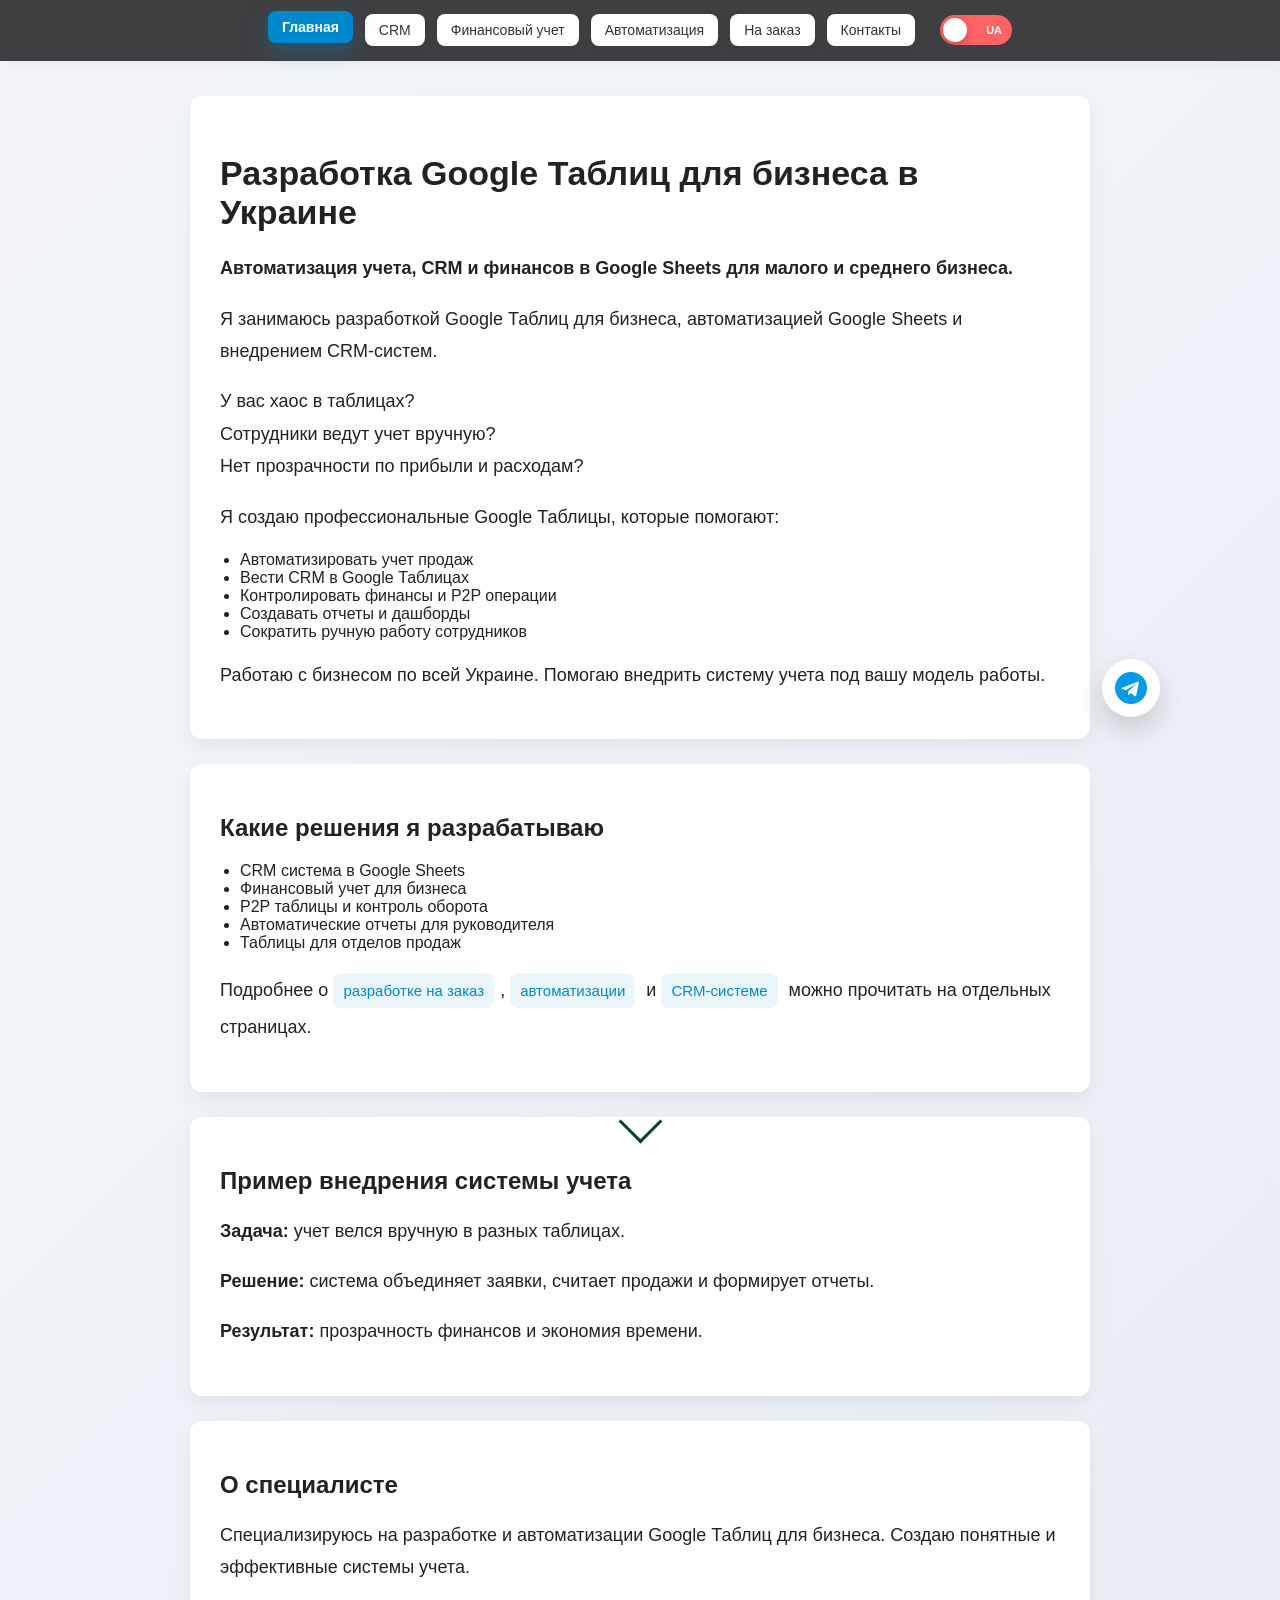
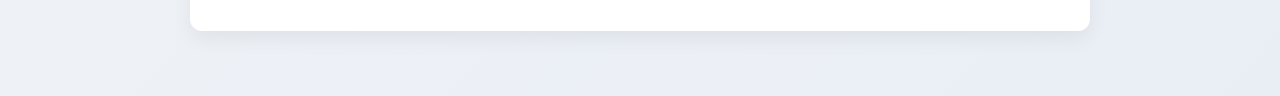
<file: index.html>
<!DOCTYPE html>
<html lang="ru">

<head>
	<meta charset="UTF-8">
	<meta name="viewport" content="width=device-width, initial-scale=1.0">
	<title>Разработка Google Таблиц для бизнеса в Украине</title>
	<meta name="description"
		content="Разработка и автоматизация Google Таблиц для бизнеса в Украине. CRM, финансовый учет, P2P таблицы. Консультация в Telegram.">
	<meta name="geo.region" content="UA">
	
	<link rel="canonical" href="https://google-sheets-business.pages.dev/">

	<link rel="alternate" hreflang="ru" href="https://google-sheets-business.pages.dev/" />
	<link rel="alternate" hreflang="uk" href="https://google-sheets-business.pages.dev/ua/" />
	<link rel="alternate" hreflang="x-default" href="https://google-sheets-business.pages.dev/" />

	<link rel="icon" type="image/png" sizes="32x32" href="/favicon.png">
	<link rel="icon" type="image/png" sizes="16x16" href="/favicon.png">
	<link rel="apple-touch-icon" href="/favicon.png">

	<script type="application/ld+json">
	{
	  "@context": "https://schema.org",
	  "@type": "ProfessionalService",
	  "name": "SheetStudioUA - Разработка Google Таблиц",
	  "url": "https://google-sheets-business.pages.dev/",
	  "areaServed": {
	    "@type": "Country",
	    "name": "Ukraine"
	  },
	  "description": "Разработка Google Таблиц на заказ, автоматизация Google Sheets, CRM и финансовый учет для бизнеса в Украине.",
	  "founder": {
	    "@type": "Person",
	    "name": "Дмитрий"
	  },
	  "sameAs": [
	    "https://t.me/SheetStudioUA"
	  ]
	}
	</script>

	<link rel="stylesheet" href="/style.css">

</head>

<body>

	<!-- ===== НАВИГАЦИЯ ===== -->
	<nav class="navbar">

		<div class="navbar-inner">

			<div class="nav-links">
				<a href="/">Главная</a>
				<a href="crm">CRM</a>
				<a href="finance">Финансовый учет</a>
				<a href="automation">Автоматизация</a>
				<a href="custom-development">На заказ</a>
				<a href="contacts">Контакты</a>
			</div>

			<div class="lang-toggle ru-active">
				<a href="/" class="toggle-option lang-ru">RU</a>
				<a href="/ua/" class="toggle-option lang-ua">UA</a>
				<div class="toggle-slider"></div>
			</div>

		</div>

	</nav>

	<div class="container">

		<!-- ===== HERO ===== -->
		<section class="section">
			<h1>Разработка Google Таблиц для бизнеса в Украине</h1>

			<p><strong>
					Автоматизация учета, CRM и финансов в Google Sheets для малого и среднего бизнеса.
				</strong></p>

			<p>
				Я занимаюсь разработкой Google Таблиц для бизнеса,
				автоматизацией Google Sheets и внедрением CRM-систем.
			</p>

			<p>
				У вас хаос в таблицах?<br>
				Сотрудники ведут учет вручную?<br>
				Нет прозрачности по прибыли и расходам?
			</p>

			<p>
				Я создаю профессиональные Google Таблицы, которые помогают:
			</p>

			<ul>
				<li>Автоматизировать учет продаж</li>
				<li>Вести CRM в Google Таблицах</li>
				<li>Контролировать финансы и P2P операции</li>
				<li>Создавать отчеты и дашборды</li>
				<li>Сократить ручную работу сотрудников</li>
			</ul>

			<p>
				Работаю с бизнесом по всей Украине.
				Помогаю внедрить систему учета под вашу модель работы.
			</p>
		</section>

		<!-- ===== УСЛУГИ ===== -->
		<section class="section">
			<h2>Какие решения я разрабатываю</h2>

			<ul>
				<li>CRM система в Google Sheets</li>
				<li>Финансовый учет для бизнеса</li>
				<li>P2P таблицы и контроль оборота</li>
				<li>Автоматические отчеты для руководителя</li>
				<li>Таблицы для отделов продаж</li>
			</ul>

			<p>
				Подробнее о <a href="custom-development" class="text-link">разработке на заказ</a>,
				<a href="automation" class="text-link">автоматизации</a>
				и <a href="crm" class="text-link">CRM-системе</a>
				можно прочитать на отдельных страницах.
			</p>
		</section>

		<!-- ===== КЕЙС ===== -->
		<section class="section">
			<h2>Пример внедрения системы учета</h2>

			<p><strong>Задача:</strong> учет велся вручную в разных таблицах.</p>

			<p><strong>Решение:</strong>
				система объединяет заявки, считает продажи и формирует отчеты.
			</p>

			<p><strong>Результат:</strong>
				прозрачность финансов и экономия времени.
			</p>
		</section>

		<!-- ===== О СПЕЦИАЛИСТЕ ===== -->
		<section class="section">
			<h2>О специалисте</h2>

			<p>
				Специализируюсь на разработке и автоматизации Google Таблиц для бизнеса.
				Создаю понятные и эффективные системы учета.
			</p>
		</section>

	</div>

	<!-- ===== FLOAT TELEGRAM ===== -->
	<a href="https://t.me/SheetStudioUA" target="_blank" class="telegram-float">
		<img src="/telegram.png" alt="Telegram">
	</a>

	<script src="/main.js"></script>

	<div id="lang-modal" class="lang-modal">
		<div class="lang-modal-content">
			<h3>Бажаєте продовжити перегляд українською мовою?</h3>
			<div class="lang-modal-buttons">
				<button id="lang-yes">Так</button>
				<button id="lang-no">Ні</button>
			</div>
		</div>
	</div>

</body>

</html>
</file>
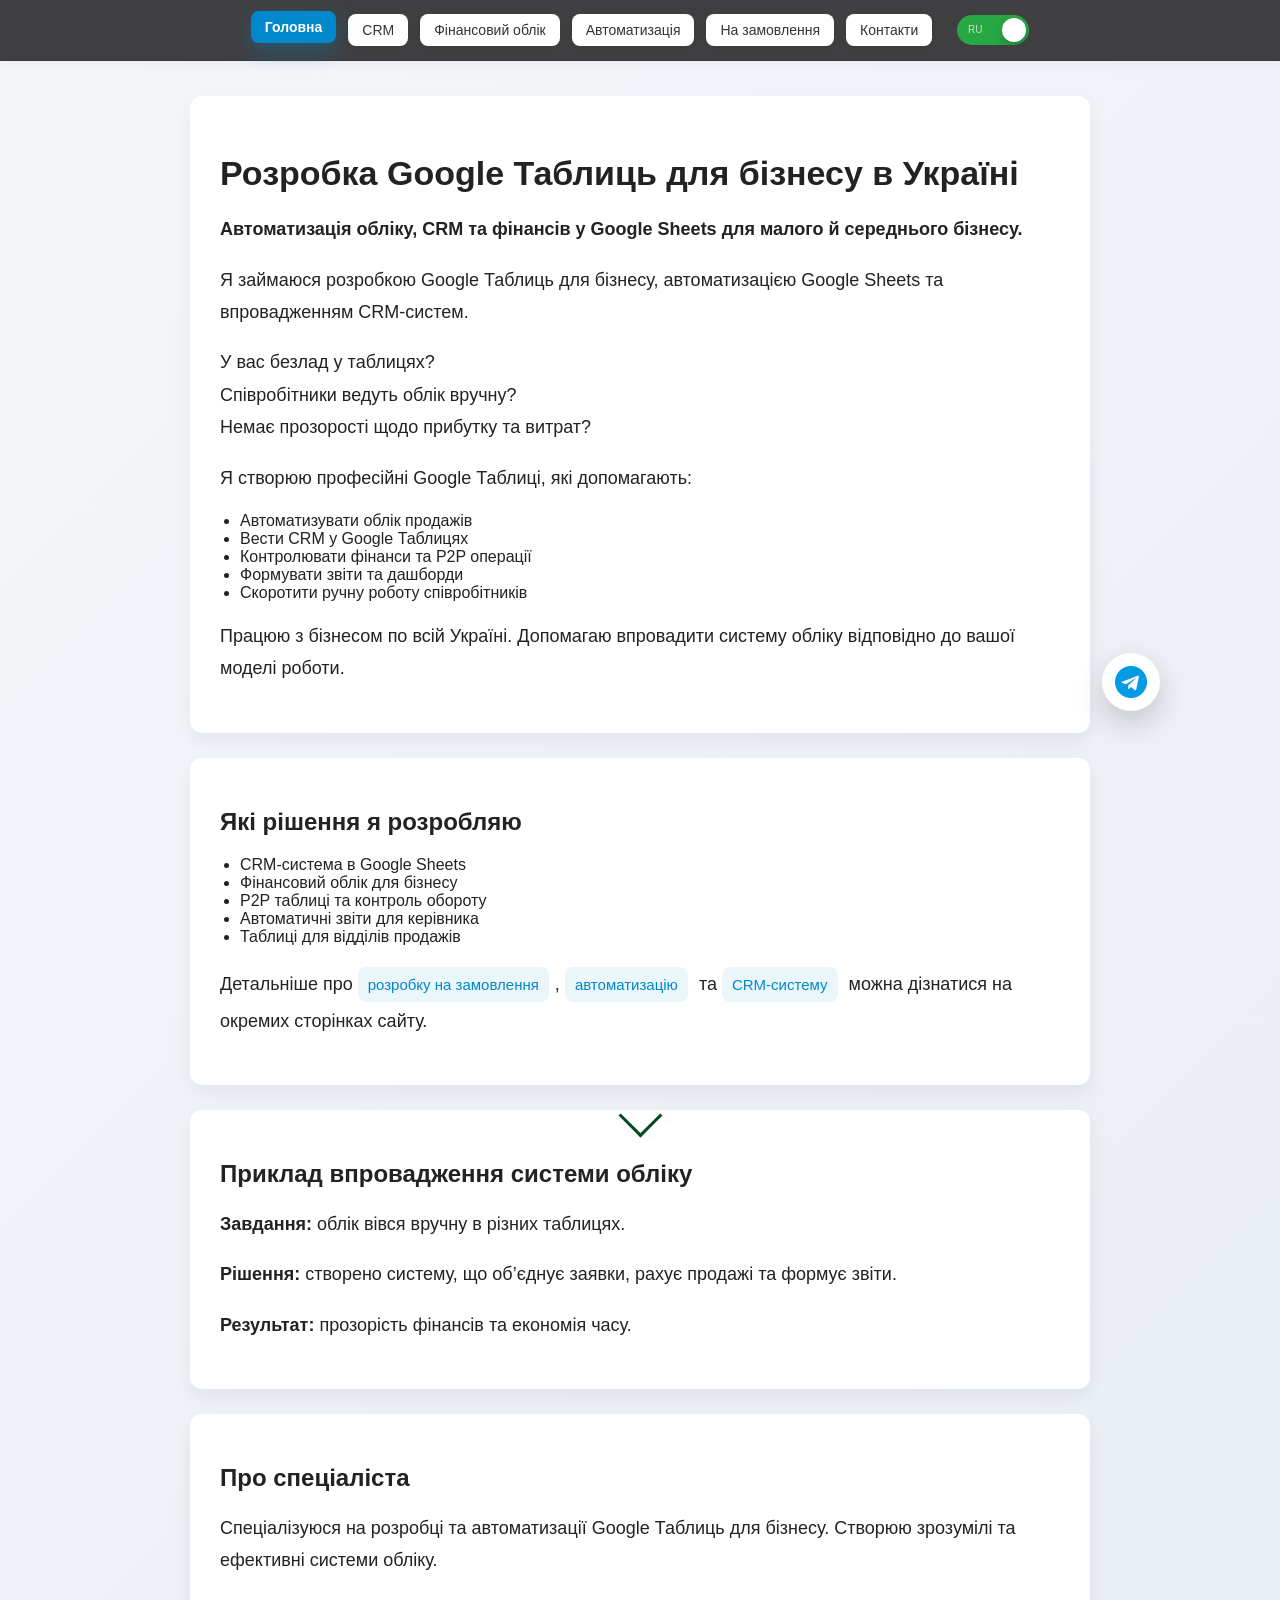
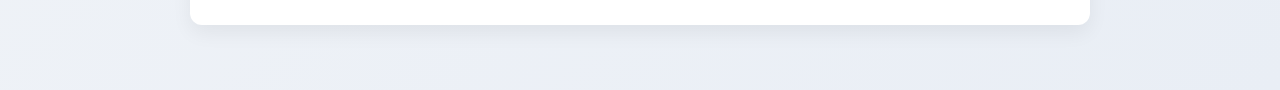
<file: ua/index.html>
<!DOCTYPE html>
<html lang="uk">

<head>
	<meta charset="UTF-8">
	<meta name="viewport" content="width=device-width, initial-scale=1.0">
	<title>Розробка Google Таблиць для бізнесу в Україні</title>
	<meta name="description"
		content="Розробка та автоматизація Google Таблиць для бізнесу в Україні. CRM, фінансовий облік, P2P таблиці. Консультація в Telegram.">
	<meta name="geo.region" content="UA">

	<link rel="canonical" href="https://google-sheets-business.pages.dev/ua/">

	<link rel="alternate" hreflang="ru" href="https://google-sheets-business.pages.dev/" />
	<link rel="alternate" hreflang="uk" href="https://google-sheets-business.pages.dev/ua/" />
	<link rel="alternate" hreflang="x-default" href="https://google-sheets-business.pages.dev/" />

	<link rel="icon" type="image/png" sizes="32x32" href="/favicon.png">
	<link rel="icon" type="image/png" sizes="16x16" href="/favicon.png">
	<link rel="apple-touch-icon" href="/favicon.png">

	<link rel="stylesheet" href="/style.css">
</head>

<body>

	<!-- ===== НАВІГАЦІЯ ===== -->
	<nav class="navbar">

		<div class="navbar-inner">

			<div class="nav-links">
				<a href="/ua/">Головна</a>
				<a href="crm">CRM</a>
				<a href="finance">Фінансовий облік</a>
				<a href="automation">Автоматизація</a>
				<a href="custom-development">На замовлення</a>
				<a href="contacts">Контакти</a>
			</div>
			<div class="lang-toggle ua-active">
				<a href="/" class="toggle-option lang-ru">RU</a>
				<a href="/ua/" class="toggle-option lang-ua">UA</a>
				<div class="toggle-slider"></div>
			</div>

		</div>

	</nav>

	<div class="container">


		<!-- ===== HERO ===== -->
		<section class="section">
			<h1>Розробка Google Таблиць для бізнесу в Україні</h1>

			<p><strong>
					Автоматизація обліку, CRM та фінансів у Google Sheets для малого й середнього бізнесу.
				</strong></p>

			<p>
				Я займаюся розробкою Google Таблиць для бізнесу,
				автоматизацією Google Sheets та впровадженням CRM-систем.
			</p>

			<p>
				У вас безлад у таблицях?<br>
				Співробітники ведуть облік вручну?<br>
				Немає прозорості щодо прибутку та витрат?
			</p>

			<p>
				Я створюю професійні Google Таблиці, які допомагають:
			</p>

			<ul>
				<li>Автоматизувати облік продажів</li>
				<li>Вести CRM у Google Таблицях</li>
				<li>Контролювати фінанси та P2P операції</li>
				<li>Формувати звіти та дашборди</li>
				<li>Скоротити ручну роботу співробітників</li>
			</ul>

			<p>
				Працюю з бізнесом по всій Україні.
				Допомагаю впровадити систему обліку відповідно до вашої моделі роботи.
			</p>
		</section>

		<!-- ===== ПОСЛУГИ ===== -->
		<section class="section">
			<h2>Які рішення я розробляю</h2>

			<ul>
				<li>CRM-система в Google Sheets</li>
				<li>Фінансовий облік для бізнесу</li>
				<li>P2P таблиці та контроль обороту</li>
				<li>Автоматичні звіти для керівника</li>
				<li>Таблиці для відділів продажів</li>
			</ul>

			<p>
				Детальніше про <a href="custom-development" class="text-link">розробку на замовлення</a>,
				<a href="automation" class="text-link">автоматизацію</a>
				та <a href="crm" class="text-link">CRM-систему</a>
				можна дізнатися на окремих сторінках сайту.
			</p>
		</section>

		<!-- ===== КЕЙС ===== -->
		<section class="section">
			<h2>Приклад впровадження системи обліку</h2>

			<p><strong>Завдання:</strong> облік вівся вручну в різних таблицях.</p>

			<p><strong>Рішення:</strong>
				створено систему, що об’єднує заявки, рахує продажі та формує звіти.
			</p>

			<p><strong>Результат:</strong>
				прозорість фінансів та економія часу.
			</p>
		</section>

		<!-- ===== ПРО СПЕЦІАЛІСТА ===== -->
		<section class="section">
			<h2>Про спеціаліста</h2>

			<p>
				Спеціалізуюся на розробці та автоматизації Google Таблиць для бізнесу.
				Створюю зрозумілі та ефективні системи обліку.
			</p>
		</section>

	</div>

	<a href="https://t.me/SheetStudioUA" target="_blank" class="telegram-float">
		<img src="/telegram.png" alt="Telegram">
	</a>

	<script src="/main.js"></script>

</body>

</html>
</file>
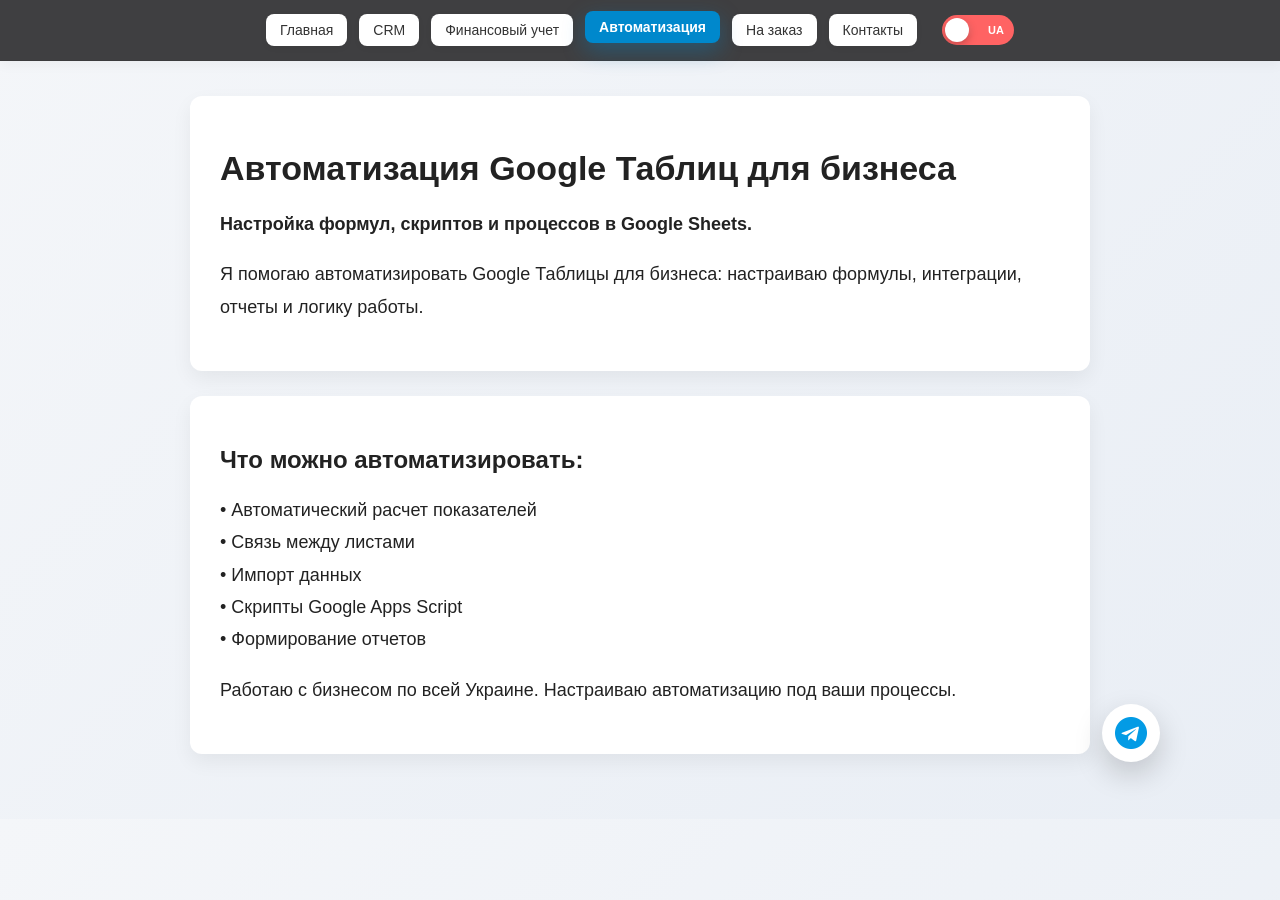
<file: automation.html>
<!DOCTYPE html>
<html lang="ru">

<head>
	<meta charset="UTF-8">
	<meta name="viewport" content="width=device-width, initial-scale=1.0">

	<title>Автоматизация Google Таблиц для бизнеса | Украина</title>

	<meta name="description"
		content="Автоматизация Google Таблиц для бизнеса в Украине. Настройка формул, скриптов, отчетов и процессов в Google Sheets.">
	<meta name="geo.region" content="UA">

	<link rel="canonical" href="https://google-sheets-business.pages.dev/automation">

	<link rel="alternate" hreflang="ru" href="https://google-sheets-business.pages.dev/automation" />
	<link rel="alternate" hreflang="uk" href="https://google-sheets-business.pages.dev/ua/automation" />
	<link rel="alternate" hreflang="x-default" href="https://google-sheets-business.pages.dev/automation" />

	<link rel="icon" type="image/png" sizes="32x32" href="/favicon.png">
	<link rel="icon" type="image/png" sizes="16x16" href="/favicon.png">
	<link rel="apple-touch-icon" href="/favicon.png">

	<link rel="stylesheet" href="/style.css">

</head>

<body>

	<!-- NAVBAR -->
	<nav class="navbar">

		<div class="navbar-inner">

			<div class="nav-links">
				<a href="/">Главная</a>
				<a href="crm">CRM</a>
				<a href="finance">Финансовый учет</a>
				<a href="automation">Автоматизация</a>
				<a href="custom-development">На заказ</a>
				<a href="contacts">Контакты</a>
			</div>

			<div class="lang-toggle ru-active">
				<a href="/automation" class="toggle-option lang-ru">RU</a>
				<a href="/ua/automation" class="toggle-option lang-ua">UA</a>
				<div class="toggle-slider"></div>
			</div>

		</div>

	</nav>


	<div class="container">

		<div class="section">

			<h1>Автоматизация Google Таблиц для бизнеса</h1>

			<p><strong>Настройка формул, скриптов и процессов в Google Sheets.</strong></p>

			<p>
				Я помогаю автоматизировать Google Таблицы для бизнеса:
				настраиваю формулы, интеграции, отчеты и логику работы.
			</p>

		</div>


		<div class="section">

			<h2>Что можно автоматизировать:</h2>

			<p>
				• Автоматический расчет показателей<br>
				• Связь между листами<br>
				• Импорт данных<br>
				• Скрипты Google Apps Script<br>
				• Формирование отчетов
			</p>

			<p>
				Работаю с бизнесом по всей Украине.
				Настраиваю автоматизацию под ваши процессы.
			</p>

		</div>

	</div>


	<a href="https://t.me/SheetStudioUA" target="_blank" class="telegram-float">
		<img src="/telegram.png" alt="Telegram">
	</a>

	<script src="/main.js"></script>


	<div id="lang-modal" class="lang-modal">
		<div class="lang-modal-content">
			<h3>Бажаєте продовжити перегляд українською мовою?</h3>
			<div class="lang-modal-buttons">
				<button id="lang-yes">Так</button>
				<button id="lang-no">Ні</button>
			</div>
		</div>
	</div>

</body>

</html>
</file>
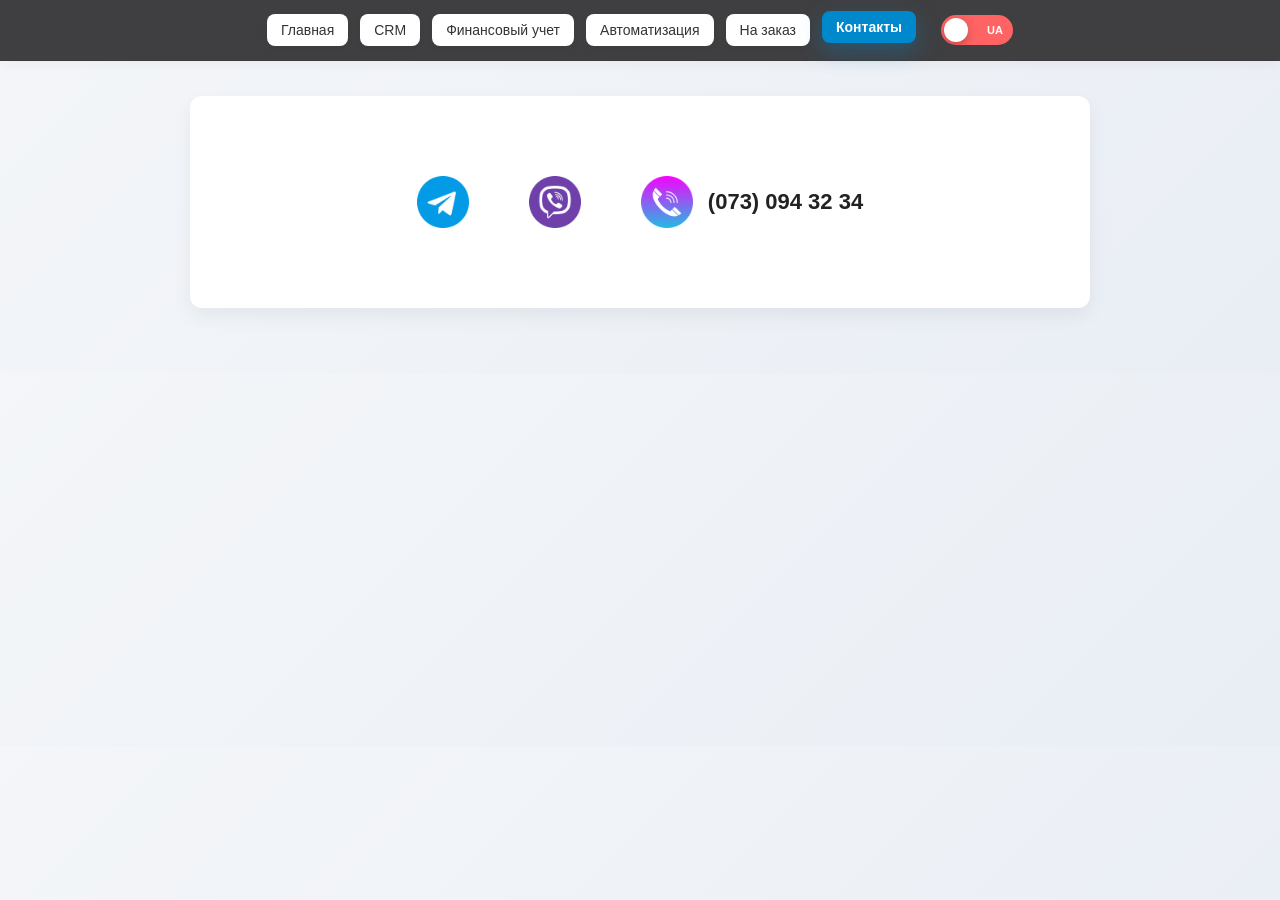
<file: contacts.html>
<!DOCTYPE html>
<html lang="ru">

<head>
	<meta charset="UTF-8">
	<meta name="viewport" content="width=device-width, initial-scale=1.0">

	<title>Контакты | SheetStudioUA</title>

	<meta name="description"
		content="Связь с разработчиком Google Таблиц для бизнеса в Украине. Телефон, Telegram, Viber.">
	<meta name="geo.region" content="UA">

	<link rel="canonical" href="https://google-sheets-business.pages.dev/contacts">

	<link rel="alternate" hreflang="ru" href="https://google-sheets-business.pages.dev/contacts" />
	<link rel="alternate" hreflang="uk" href="https://google-sheets-business.pages.dev/ua/contacts" />
	<link rel="alternate" hreflang="x-default" href="https://google-sheets-business.pages.dev/contacts" />

	<link rel="icon" type="image/png" sizes="32x32" href="/favicon.png">
	<link rel="icon" type="image/png" sizes="16x16" href="/favicon.png">
	<link rel="apple-touch-icon" href="/favicon.png">

	<link rel="stylesheet" href="/style.css">

</head>

<body>

	<nav class="navbar">

		<div class="navbar-inner">

			<div class="nav-links">
				<a href="/">Главная</a>
				<a href="crm">CRM</a>
				<a href="finance">Финансовый учет</a>
				<a href="automation">Автоматизация</a>
				<a href="custom-development">На заказ</a>
				<a href="contacts">Контакты</a>
			</div>

			<div class="lang-toggle ru-active">
				<a href="/contacts" class="toggle-option lang-ru">RU</a>
				<a href="/ua/contacts" class="toggle-option lang-ua">UA</a>
				<div class="toggle-slider"></div>
			</div>

		</div>

	</nav>


	<div class="container">

		<div class="section contacts-wrapper">

			<div class="contacts-row">

				<a href="https://t.me/SheetStudioUA" target="_blank" class="contact-link">
					<img src="/telegram.png" alt="Telegram">
				</a>

				<a href="viber://chat?number=%2B380730943234" class="contact-link">
					<img src="/viber.png" alt="Viber">
				</a>

				<a href="tel:+380730943234" class="contact-link">
					<img src="/phone.png" alt="Телефон">
					<span class="phone-number">(073) 094 32 34</span>
				</a>

			</div>

		</div>

	</div>

	<script src="/main.js"></script>


	<div id="lang-modal" class="lang-modal">
		<div class="lang-modal-content">
			<h3>Бажаєте продовжити перегляд українською мовою?</h3>
			<div class="lang-modal-buttons">
				<button id="lang-yes">Так</button>
				<button id="lang-no">Ні</button>
			</div>
		</div>
	</div>

</body>

</html>
</file>
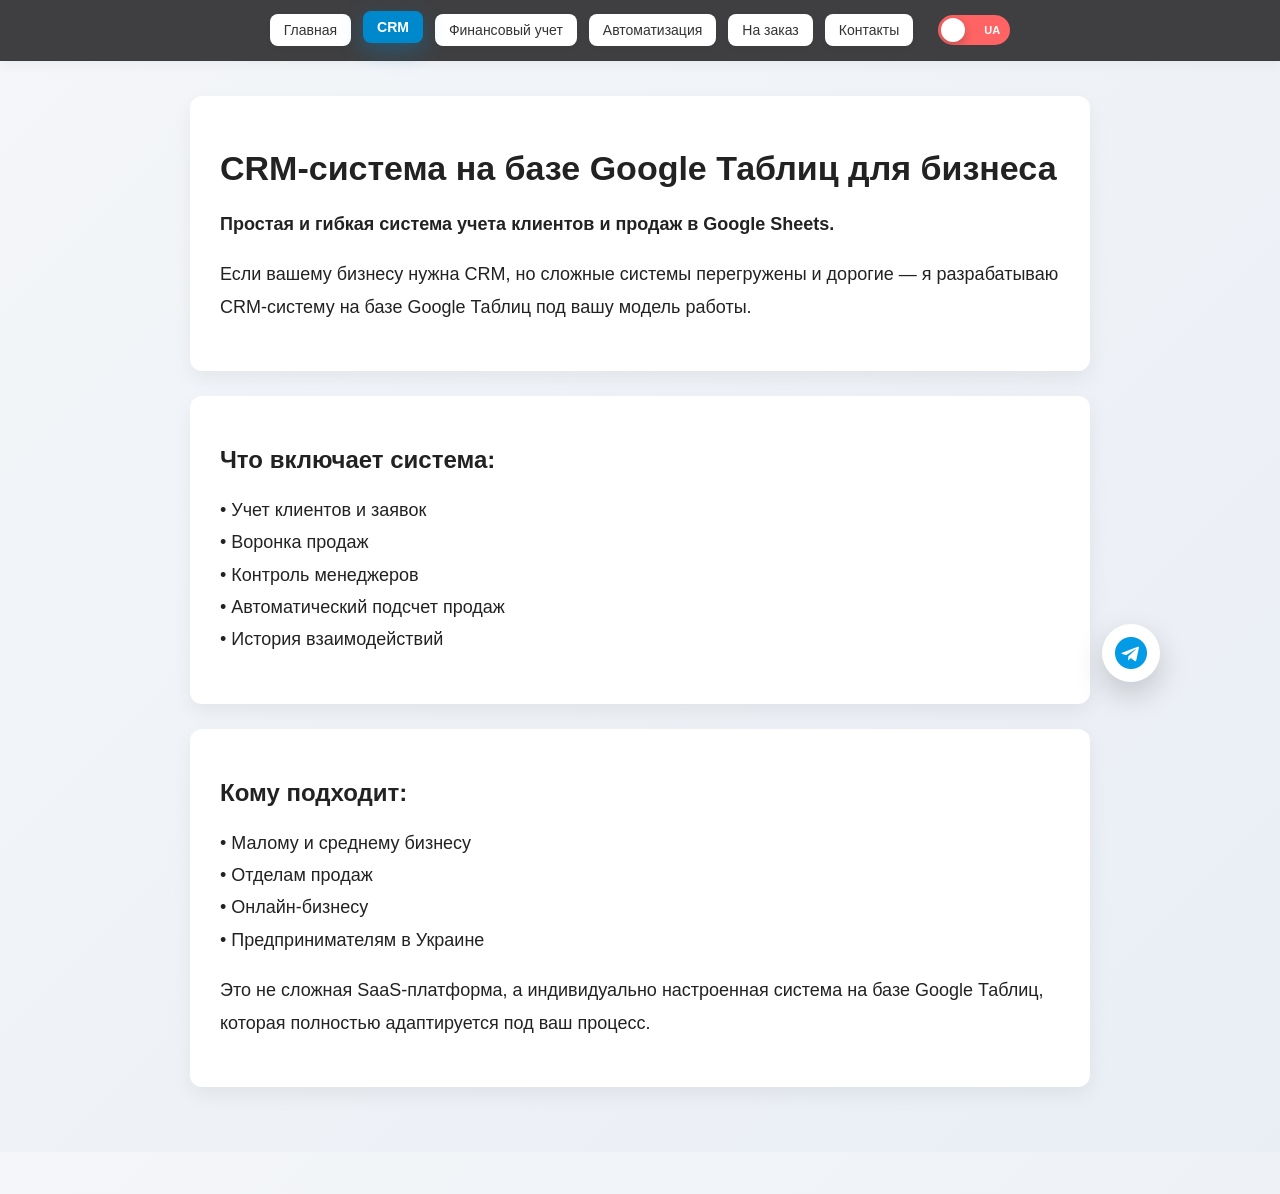
<file: crm.html>
<!DOCTYPE html>
<html lang="ru">

<head>
	<meta charset="UTF-8">
	<meta name="viewport" content="width=device-width, initial-scale=1.0">

	<title>CRM-система на базе Google Таблиц для бизнеса | Украина</title>

	<meta name="description"
		content="Разработка CRM-системы на базе Google Таблиц для малого бизнеса в Украине. Учет клиентов, продаж и автоматизация процессов.">
	<meta name="geo.region" content="UA">

	<link rel="canonical" href="https://google-sheets-business.pages.dev/crm">

	<link rel="alternate" hreflang="ru" href="https://google-sheets-business.pages.dev/crm" />
	<link rel="alternate" hreflang="uk" href="https://google-sheets-business.pages.dev/ua/crm" />
	<link rel="alternate" hreflang="x-default" href="https://google-sheets-business.pages.dev/crm" />

	<link rel="icon" type="image/png" sizes="32x32" href="/favicon.png">
	<link rel="icon" type="image/png" sizes="16x16" href="/favicon.png">
	<link rel="apple-touch-icon" href="/favicon.png">

	<link rel="stylesheet" href="/style.css">

</head>

<body>

	<!-- ===== НАВИГАЦИЯ ===== -->
	<nav class="navbar">

		<div class="navbar-inner">

			<div class="nav-links">
				<a href="/">Главная</a>
				<a href="crm">CRM</a>
				<a href="finance">Финансовый учет</a>
				<a href="automation">Автоматизация</a>
				<a href="custom-development">На заказ</a>
				<a href="contacts">Контакты</a>
			</div>

			<div class="lang-toggle ru-active">
				<a href="/crm" class="toggle-option lang-ru">RU</a>
				<a href="/ua/crm" class="toggle-option lang-ua">UA</a>
				<div class="toggle-slider"></div>
			</div>

		</div>

	</nav>


	<div class="container">

		<div class="section">

			<h1>CRM-система на базе Google Таблиц для бизнеса</h1>

			<p><strong>Простая и гибкая система учета клиентов и продаж в Google Sheets.</strong></p>

			<p>
				Если вашему бизнесу нужна CRM, но сложные системы перегружены и дорогие —
				я разрабатываю CRM-систему на базе Google Таблиц под вашу модель работы.
			</p>

		</div>


		<div class="section">

			<h2>Что включает система:</h2>

			<p>
				• Учет клиентов и заявок<br>
				• Воронка продаж<br>
				• Контроль менеджеров<br>
				• Автоматический подсчет продаж<br>
				• История взаимодействий
			</p>

		</div>


		<div class="section">

			<h2>Кому подходит:</h2>

			<p>
				• Малому и среднему бизнесу<br>
				• Отделам продаж<br>
				• Онлайн-бизнесу<br>
				• Предпринимателям в Украине
			</p>

			<p>
				Это не сложная SaaS-платформа, а индивидуально настроенная система
				на базе Google Таблиц, которая полностью адаптируется под ваш процесс.
			</p>

		</div>

	</div>


	<!-- TELEGRAM -->
	<a href="https://t.me/SheetStudioUA" target="_blank" class="telegram-float">
		<img src="/telegram.png" alt="Telegram">
	</a>


	<script src="/main.js"></script>


	<div id="lang-modal" class="lang-modal">
		<div class="lang-modal-content">
			<h3>Бажаєте продовжити перегляд українською мовою?</h3>
			<div class="lang-modal-buttons">
				<button id="lang-yes">Так</button>
				<button id="lang-no">Ні</button>
			</div>
		</div>
	</div>

</body>

</html>
</file>
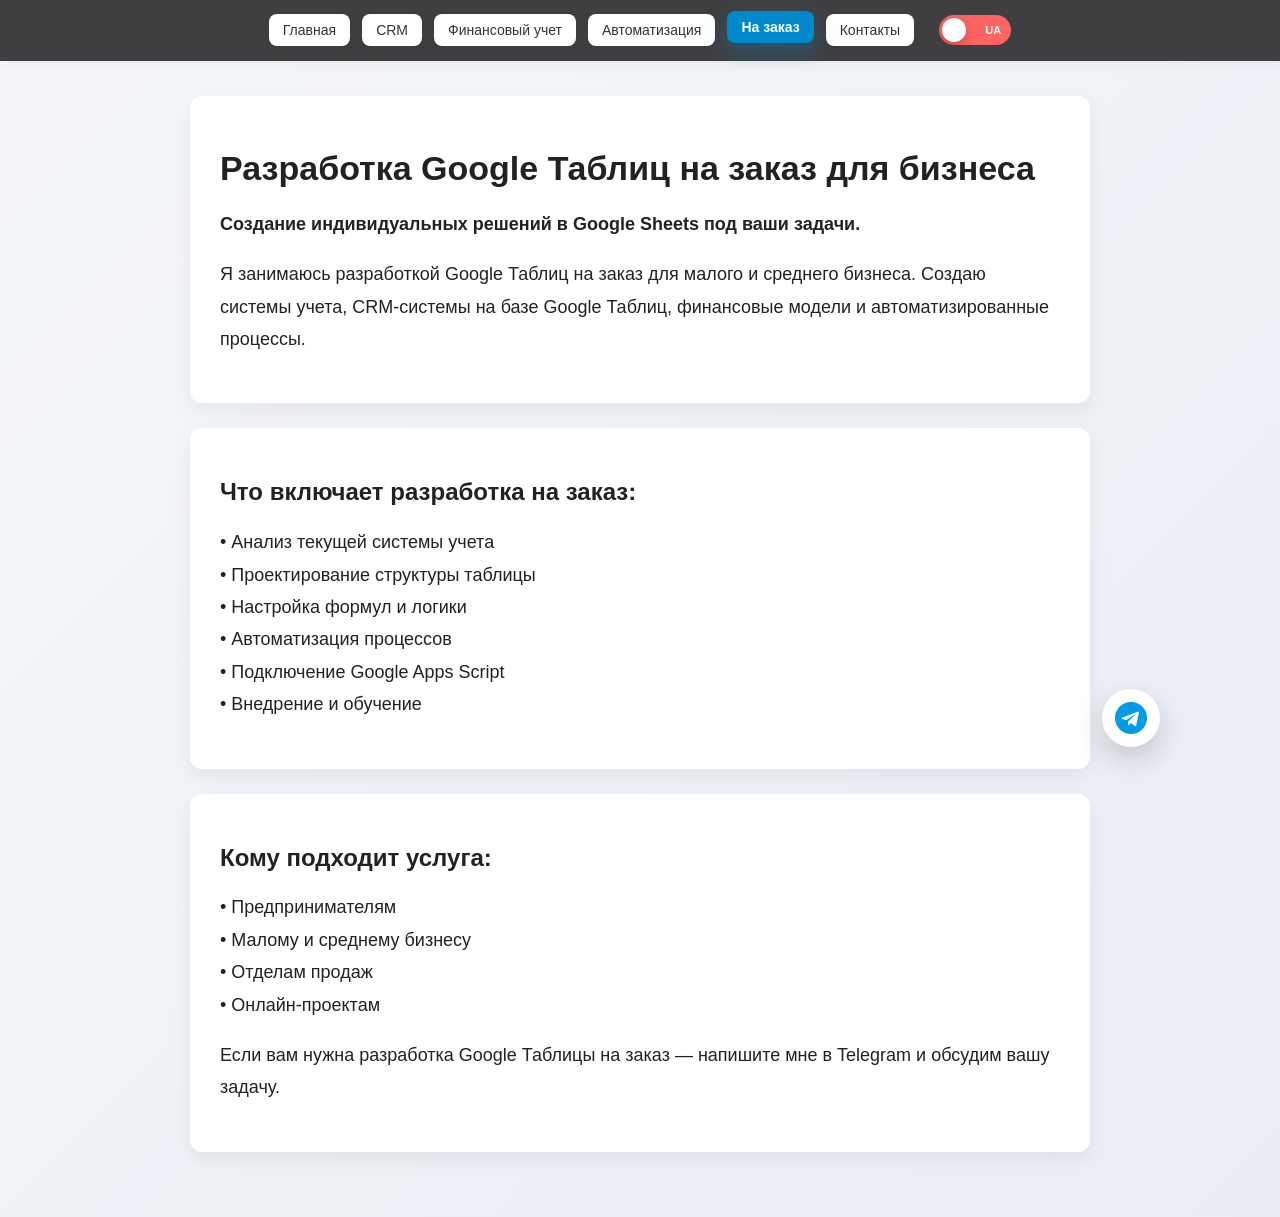
<file: custom-development.html>
<!DOCTYPE html>
<html lang="ru">

<head>
	<meta charset="UTF-8">
	<meta name="viewport" content="width=device-width, initial-scale=1.0">

	<title>Разработка Google Таблиц на заказ | Украина</title>

	<meta name="description"
		content="Разработка Google Таблиц на заказ для бизнеса в Украине. Создание CRM, финансового учета и автоматизированных систем в Google Sheets.">
	<meta name="geo.region" content="UA">

	<link rel="canonical" href="https://google-sheets-business.pages.dev/custom-development">

	<link rel="alternate" hreflang="ru" href="https://google-sheets-business.pages.dev/custom-development" />
	<link rel="alternate" hreflang="uk" href="https://google-sheets-business.pages.dev/ua/custom-development" />
	<link rel="alternate" hreflang="x-default" href="https://google-sheets-business.pages.dev/custom-development" />

	<link rel="icon" type="image/png" sizes="32x32" href="/favicon.png">
	<link rel="icon" type="image/png" sizes="16x16" href="/favicon.png">
	<link rel="apple-touch-icon" href="/favicon.png">

	<link rel="stylesheet" href="/style.css">

</head>

<body>
	<!-- ===== НАВИГАЦИЯ ===== -->
	<nav class="navbar">

		<div class="navbar-inner">

			<div class="nav-links">
				<a href="/">Главная</a>
				<a href="crm">CRM</a>
				<a href="finance">Финансовый учет</a>
				<a href="automation">Автоматизация</a>
				<a href="custom-development">На заказ</a>
				<a href="contacts">Контакты</a>
			</div>

			<div class="lang-toggle ru-active">
				<a href="/custom-development" class="toggle-option lang-ru">RU</a>
				<a href="/ua/custom-development" class="toggle-option lang-ua">UA</a>
				<div class="toggle-slider"></div>
			</div>

		</div>

	</nav>


	<div class="container">

		<div class="section">

			<h1>Разработка Google Таблиц на заказ для бизнеса</h1>

			<p><strong>Создание индивидуальных решений в Google Sheets под ваши задачи.</strong></p>

			<p>
				Я занимаюсь разработкой Google Таблиц на заказ для малого и среднего бизнеса.
				Создаю системы учета, CRM-системы на базе Google Таблиц, финансовые модели
				и автоматизированные процессы.
			</p>

		</div>


		<div class="section">

			<h2>Что включает разработка на заказ:</h2>

			<p>
				• Анализ текущей системы учета<br>
				• Проектирование структуры таблицы<br>
				• Настройка формул и логики<br>
				• Автоматизация процессов<br>
				• Подключение Google Apps Script<br>
				• Внедрение и обучение
			</p>

		</div>


		<div class="section">

			<h2>Кому подходит услуга:</h2>

			<p>
				• Предпринимателям<br>
				• Малому и среднему бизнесу<br>
				• Отделам продаж<br>
				• Онлайн-проектам
			</p>

			<p>
				Если вам нужна разработка Google Таблицы на заказ —
				напишите мне в Telegram и обсудим вашу задачу.
			</p>

		</div>

	</div>


	<a href="https://t.me/SheetStudioUA" target="_blank" class="telegram-float">
		<img src="/telegram.png" alt="Telegram">
	</a>

	<script src="/main.js"></script>


	<div id="lang-modal" class="lang-modal">
		<div class="lang-modal-content">
			<h3>Бажаєте продовжити перегляд українською мовою?</h3>
			<div class="lang-modal-buttons">
				<button id="lang-yes">Так</button>
				<button id="lang-no">Ні</button>
			</div>
		</div>
	</div>

</body>

</html>
</file>
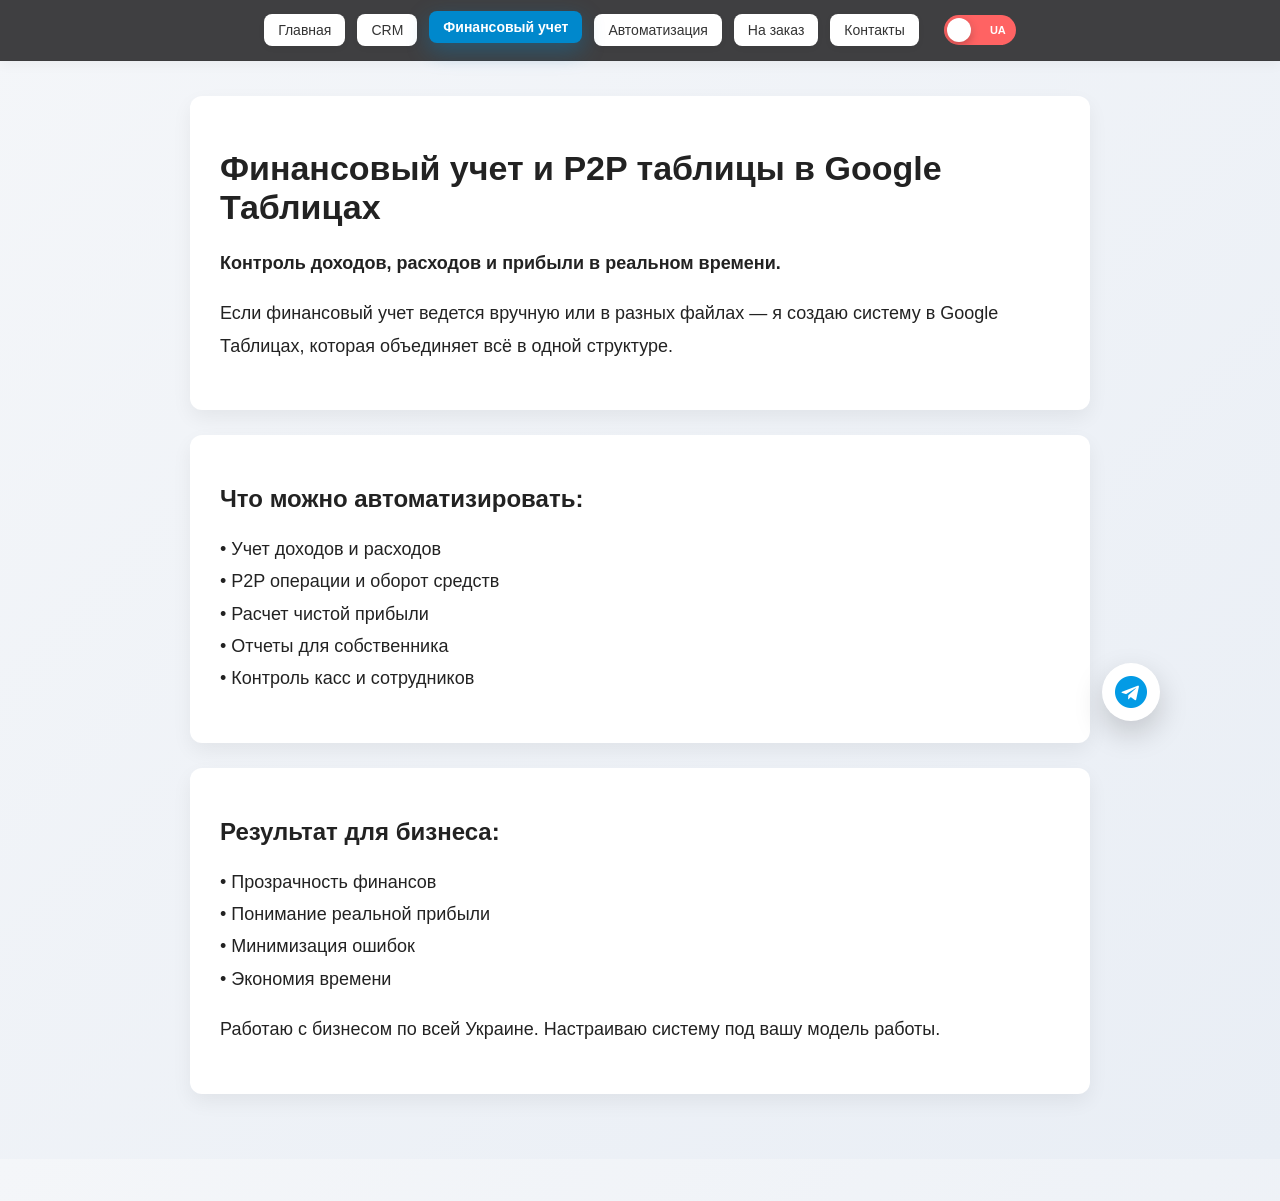
<file: finance.html>
<!DOCTYPE html>
<html lang="ru">

<head>
	<meta charset="UTF-8">
	<meta name="viewport" content="width=device-width, initial-scale=1.0">

	<title>Финансовый учет и P2P таблицы в Google Таблицах | Украина</title>

	<meta name="description"
		content="Финансовый учет и P2P таблицы в Google Таблицах для бизнеса в Украине. Контроль доходов, расходов и прибыли в реальном времени.">
	<meta name="geo.region" content="UA">

	<link rel="canonical" href="https://google-sheets-business.pages.dev/finance">

	<link rel="alternate" hreflang="ru" href="https://google-sheets-business.pages.dev/finance" />
	<link rel="alternate" hreflang="uk" href="https://google-sheets-business.pages.dev/ua/finance" />
	<link rel="alternate" hreflang="x-default" href="https://google-sheets-business.pages.dev/finance" />

	<link rel="icon" type="image/png" sizes="32x32" href="/favicon.png">
	<link rel="icon" type="image/png" sizes="16x16" href="/favicon.png">
	<link rel="apple-touch-icon" href="/favicon.png">

	<link rel="stylesheet" href="/style.css">

</head>

<body>

	<nav class="navbar">

		<div class="navbar-inner">

			<div class="nav-links">
				<a href="/">Главная</a>
				<a href="crm">CRM</a>
				<a href="finance">Финансовый учет</a>
				<a href="automation">Автоматизация</a>
				<a href="custom-development">На заказ</a>
				<a href="contacts">Контакты</a>
			</div>

			<div class="lang-toggle ru-active">
				<a href="/finance" class="toggle-option lang-ru">RU</a>
				<a href="/ua/finance" class="toggle-option lang-ua">UA</a>
				<div class="toggle-slider"></div>
			</div>

		</div>

	</nav>


	<div class="container">

		<div class="section">

			<h1>Финансовый учет и P2P таблицы в Google Таблицах</h1>

			<p><strong>Контроль доходов, расходов и прибыли в реальном времени.</strong></p>

			<p>
				Если финансовый учет ведется вручную или в разных файлах —
				я создаю систему в Google Таблицах, которая объединяет всё в одной структуре.
			</p>

		</div>


		<div class="section">

			<h2>Что можно автоматизировать:</h2>

			<p>
				• Учет доходов и расходов<br>
				• P2P операции и оборот средств<br>
				• Расчет чистой прибыли<br>
				• Отчеты для собственника<br>
				• Контроль касс и сотрудников
			</p>

		</div>


		<div class="section">

			<h2>Результат для бизнеса:</h2>

			<p>
				• Прозрачность финансов<br>
				• Понимание реальной прибыли<br>
				• Минимизация ошибок<br>
				• Экономия времени
			</p>

			<p>
				Работаю с бизнесом по всей Украине.
				Настраиваю систему под вашу модель работы.
			</p>

		</div>

	</div>


	<a href="https://t.me/SheetStudioUA" target="_blank" class="telegram-float">
		<img src="/telegram.png" alt="Telegram">
	</a>

	<script src="/main.js"></script>


	<div id="lang-modal" class="lang-modal">
		<div class="lang-modal-content">
			<h3>Бажаєте продовжити перегляд українською мовою?</h3>
			<div class="lang-modal-buttons">
				<button id="lang-yes">Так</button>
				<button id="lang-no">Ні</button>
			</div>
		</div>
	</div>

</body>

</html>
</file>
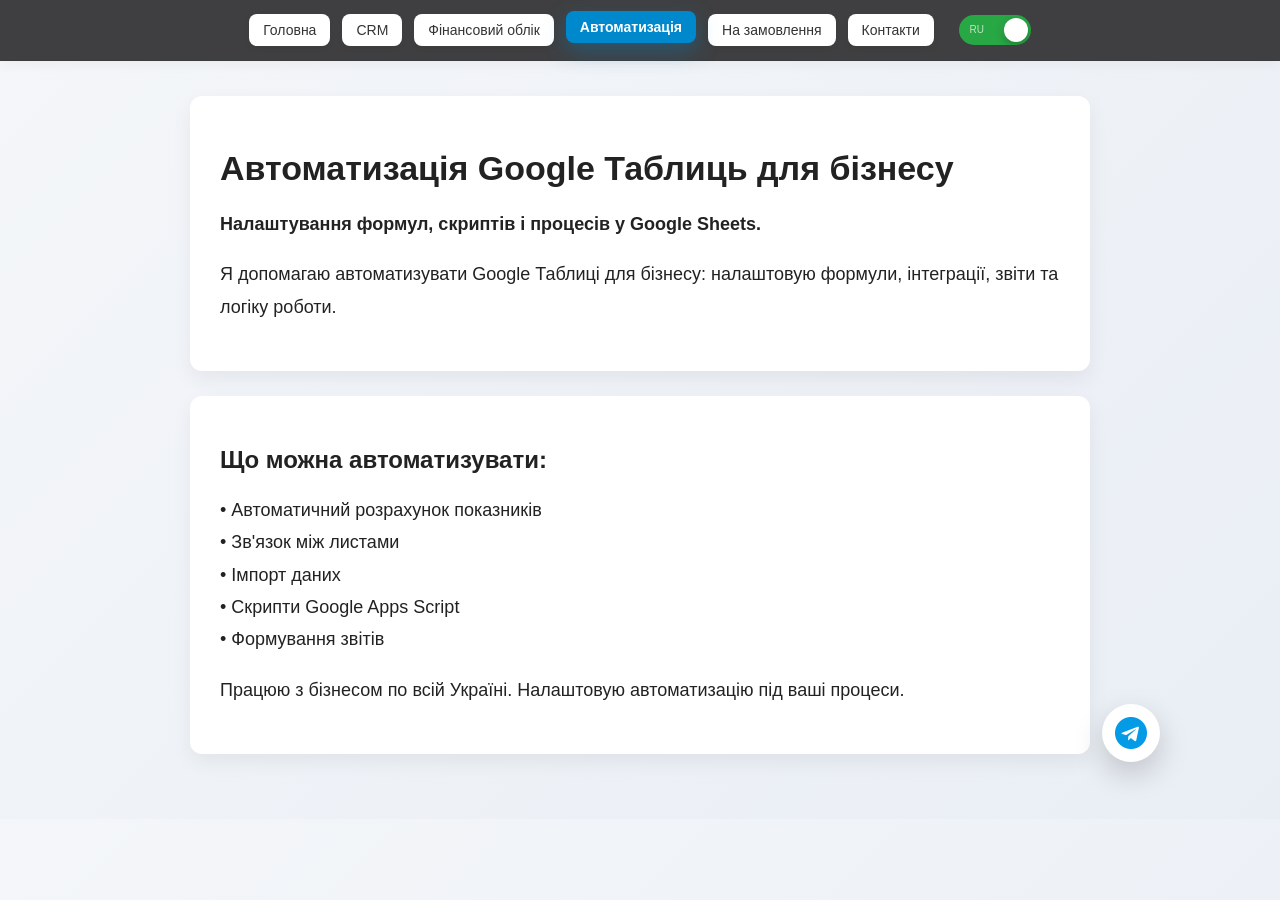
<file: ua/automation.html>
<!DOCTYPE html>
<html lang="uk">

<head>
	<meta charset="UTF-8">
	<meta name="viewport" content="width=device-width, initial-scale=1.0">

	<title>Автоматизація Google Таблиць для бізнесу | Україна</title>

	<meta name="description"
		content="Автоматизація Google Таблиць для бізнесу в Україні. Налаштування формул, скриптів, звітів та процесів у Google Sheets.">
	<meta name="geo.region" content="UA">

	<link rel="canonical" href="https://google-sheets-business.pages.dev/ua/automation">

	<link rel="alternate" hreflang="ru" href="https://google-sheets-business.pages.dev/automation" />
	<link rel="alternate" hreflang="uk" href="https://google-sheets-business.pages.dev/ua/automation" />
	<link rel="alternate" hreflang="x-default" href="https://google-sheets-business.pages.dev/automation" />

	<link rel="icon" type="image/png" sizes="32x32" href="/favicon.png">
	<link rel="icon" type="image/png" sizes="16x16" href="/favicon.png">
	<link rel="apple-touch-icon" href="/favicon.png">

	<link rel="stylesheet" href="/style.css">

</head>

<body>

	<nav class="navbar">

		<div class="navbar-inner">

			<div class="nav-links">
				<a href="/ua/">Головна</a>
				<a href="/ua/crm">CRM</a>
				<a href="/ua/finance">Фінансовий облік</a>
				<a href="/ua/automation">Автоматизація</a>
				<a href="/ua/custom-development">На замовлення</a>
				<a href="/ua/contacts">Контакти</a>
			</div>

			<div class="lang-toggle ua-active">
				<a href="/automation" class="toggle-option lang-ru">RU</a>
				<a href="/ua/automation" class="toggle-option lang-ua">UA</a>
				<div class="toggle-slider"></div>
			</div>

		</div>

	</nav>


	<div class="container">

		<div class="section">

			<h1>Автоматизація Google Таблиць для бізнесу</h1>

			<p><strong>Налаштування формул, скриптів і процесів у Google Sheets.</strong></p>

			<p>
				Я допомагаю автоматизувати Google Таблиці для бізнесу:
				налаштовую формули, інтеграції, звіти та логіку роботи.
			</p>

		</div>


		<div class="section">

			<h2>Що можна автоматизувати:</h2>

			<p>
				• Автоматичний розрахунок показників<br>
				• Зв'язок між листами<br>
				• Імпорт даних<br>
				• Скрипти Google Apps Script<br>
				• Формування звітів
			</p>

			<p>
				Працюю з бізнесом по всій Україні.
				Налаштовую автоматизацію під ваші процеси.
			</p>

		</div>

	</div>


	<a href="https://t.me/SheetStudioUA" target="_blank" class="telegram-float">
		<img src="/telegram.png" alt="Telegram">
	</a>

	<script src="/main.js"></script>

</body>

</html>
</file>
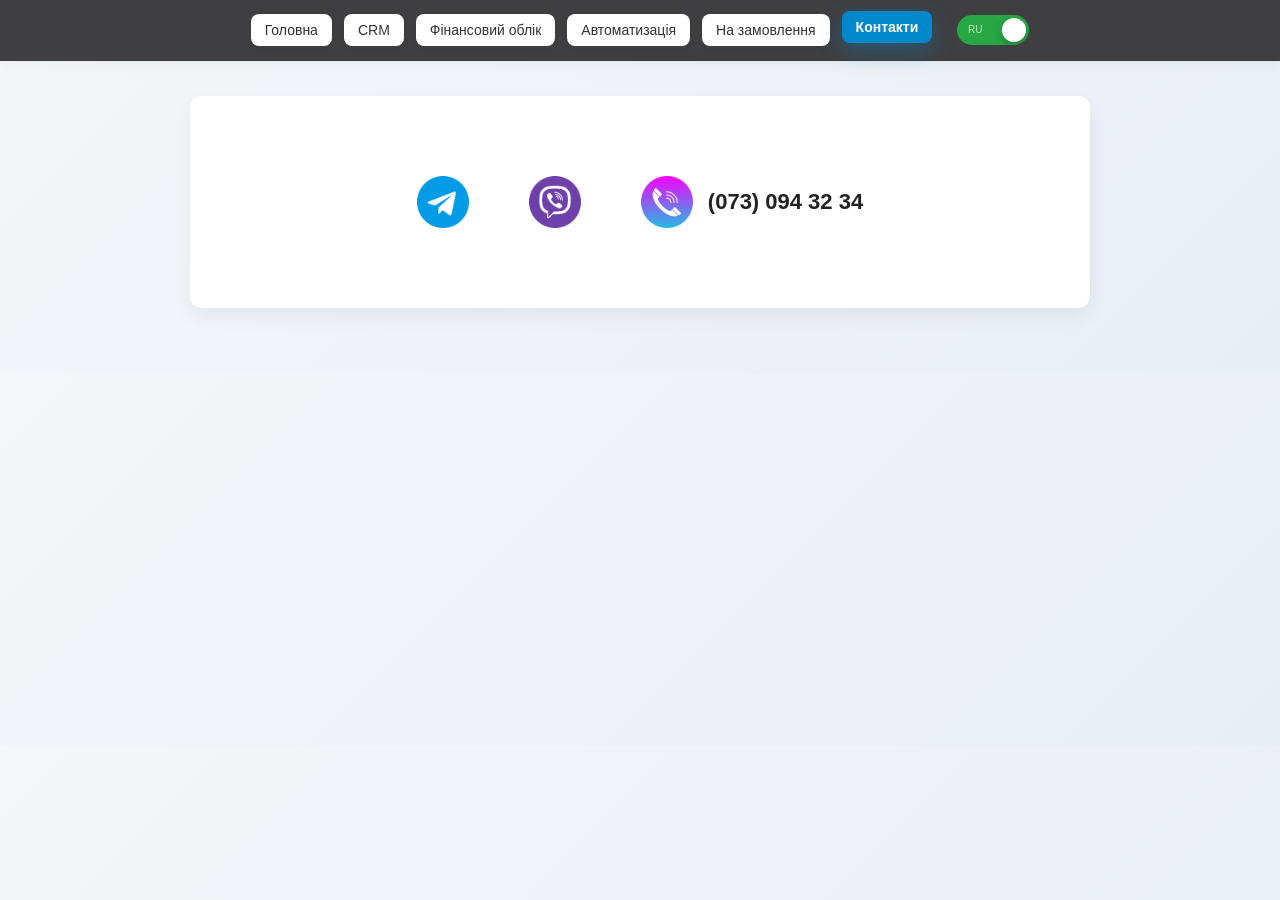
<file: ua/contacts.html>
<!DOCTYPE html>
<html lang="uk">

<head>
	<meta charset="UTF-8">
	<meta name="viewport" content="width=device-width, initial-scale=1.0">

	<title>Контакти | SheetStudioUA</title>

	<meta name="description"
		content="Зв'язок з розробником Google Таблиць для бізнесу в Україні. Телефон, Telegram, Viber.">
	<meta name="geo.region" content="UA">

	<link rel="canonical" href="https://google-sheets-business.pages.dev/ua/contacts">

	<link rel="alternate" hreflang="ru" href="https://google-sheets-business.pages.dev/contacts" />
	<link rel="alternate" hreflang="uk" href="https://google-sheets-business.pages.dev/ua/contacts" />
	<link rel="alternate" hreflang="x-default" href="https://google-sheets-business.pages.dev/contacts" />

	<link rel="icon" type="image/png" sizes="32x32" href="/favicon.png">
	<link rel="icon" type="image/png" sizes="16x16" href="/favicon.png">
	<link rel="apple-touch-icon" href="/favicon.png">

	<link rel="stylesheet" href="/style.css">

</head>

<body>

	<nav class="navbar">

		<div class="navbar-inner">

			<div class="nav-links">
				<a href="/ua/">Головна</a>
				<a href="/ua/crm">CRM</a>
				<a href="/ua/finance">Фінансовий облік</a>
				<a href="/ua/automation">Автоматизація</a>
				<a href="/ua/custom-development">На замовлення</a>
				<a href="/ua/contacts">Контакти</a>
			</div>

			<div class="lang-toggle ua-active">
				<a href="/contacts" class="toggle-option lang-ru">RU</a>
				<a href="/ua/contacts" class="toggle-option lang-ua">UA</a>
				<div class="toggle-slider"></div>
			</div>

		</div>

	</nav>


	<div class="container">

		<div class="section contacts-wrapper">

			<div class="contacts-row">

				<a href="https://t.me/SheetStudioUA" target="_blank" class="contact-link">
					<img src="/telegram.png" alt="Telegram">
				</a>

				<a href="viber://chat?number=%2B380730943234" class="contact-link">
					<img src="/viber.png" alt="Viber">
				</a>

				<a href="tel:+380730943234" class="contact-link">
					<img src="/phone.png" alt="Телефон">
					<span class="phone-number">(073) 094 32 34</span>
				</a>

			</div>

		</div>

	</div>

	<script src="/main.js"></script>

</body>

</html>
</file>
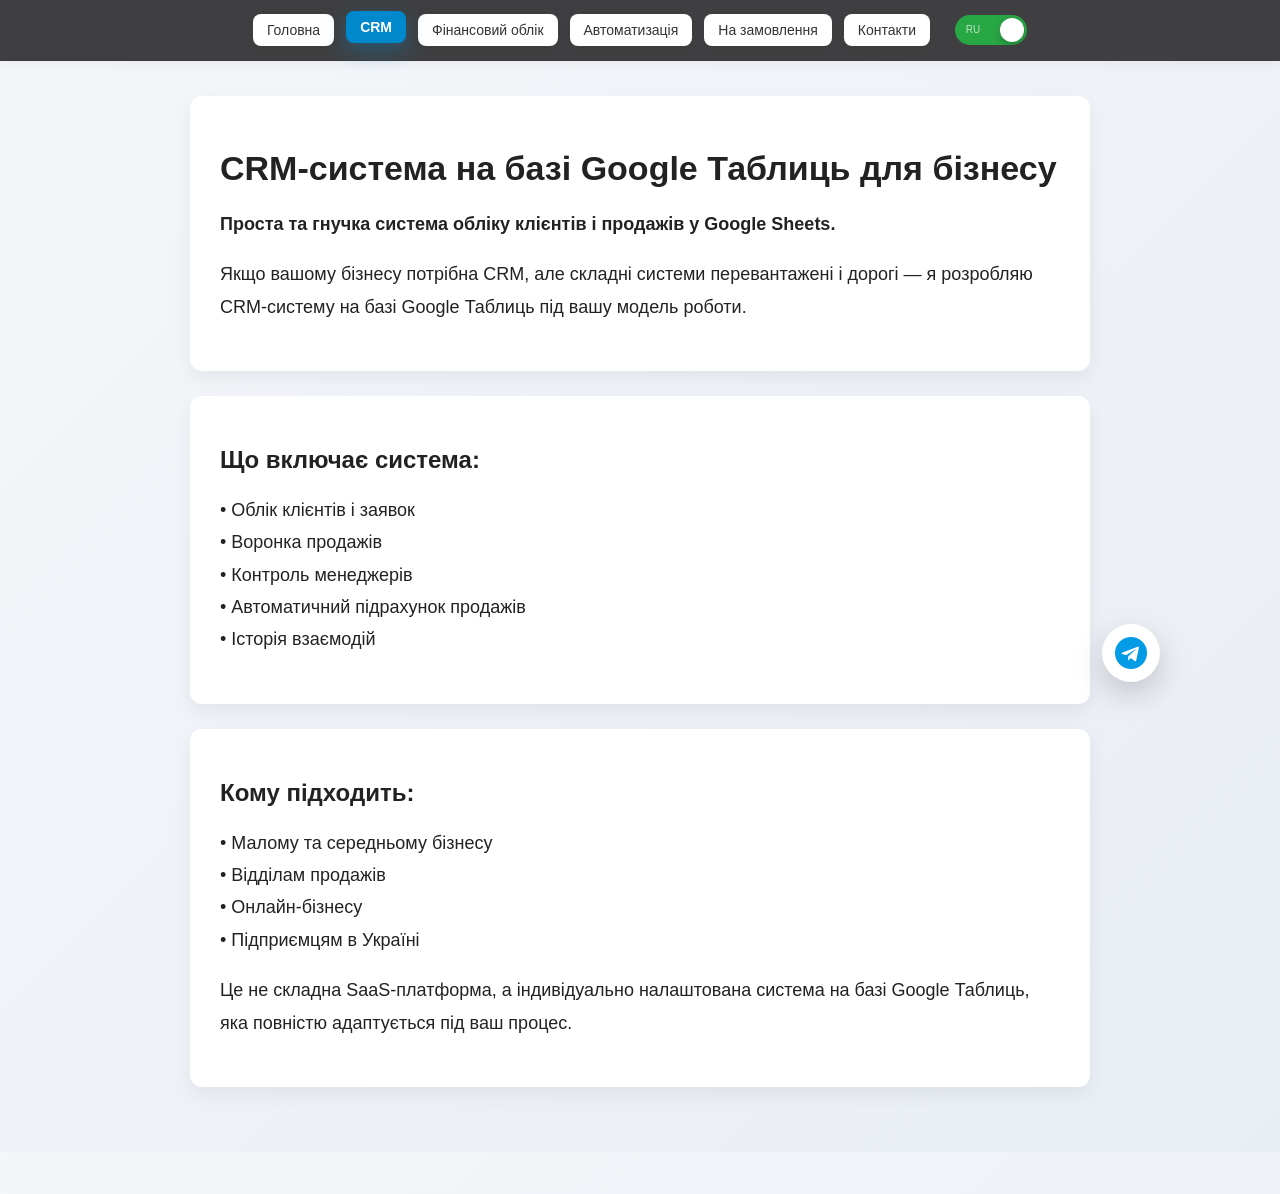
<file: ua/crm.html>
<!DOCTYPE html>
<html lang="uk">

<head>
	<meta charset="UTF-8">
	<meta name="viewport" content="width=device-width, initial-scale=1.0">

	<title>CRM-система на базі Google Таблиць для бізнесу | Україна</title>

	<meta name="description"
		content="Розробка CRM-системи на базі Google Таблиць для малого бізнесу в Україні. Облік клієнтів, продажів та автоматизація процесів.">
	<meta name="geo.region" content="UA">

	<link rel="canonical" href="https://google-sheets-business.pages.dev/ua/crm">

	<link rel="alternate" hreflang="ru" href="https://google-sheets-business.pages.dev/crm" />
	<link rel="alternate" hreflang="uk" href="https://google-sheets-business.pages.dev/ua/crm" />
	<link rel="alternate" hreflang="x-default" href="https://google-sheets-business.pages.dev/crm" />

	<link rel="icon" type="image/png" sizes="32x32" href="/favicon.png">
	<link rel="icon" type="image/png" sizes="16x16" href="/favicon.png">
	<link rel="apple-touch-icon" href="/favicon.png">

	<link rel="stylesheet" href="/style.css">

</head>

<body>

	<nav class="navbar">

		<div class="navbar-inner">

			<div class="nav-links">
				<a href="/ua/">Головна</a>
				<a href="/ua/crm">CRM</a>
				<a href="/ua/finance">Фінансовий облік</a>
				<a href="/ua/automation">Автоматизація</a>
				<a href="/ua/custom-development">На замовлення</a>
				<a href="/ua/contacts">Контакти</a>
			</div>

			<div class="lang-toggle ua-active">
				<a href="/crm" class="toggle-option lang-ru">RU</a>
				<a href="/ua/crm" class="toggle-option lang-ua">UA</a>
				<div class="toggle-slider"></div>
			</div>

		</div>

	</nav>


	<div class="container">

		<div class="section">

			<h1>CRM-система на базі Google Таблиць для бізнесу</h1>

			<p><strong>Проста та гнучка система обліку клієнтів і продажів у Google Sheets.</strong></p>

			<p>
				Якщо вашому бізнесу потрібна CRM, але складні системи перевантажені і дорогі —
				я розробляю CRM-систему на базі Google Таблиць під вашу модель роботи.
			</p>

		</div>


		<div class="section">

			<h2>Що включає система:</h2>

			<p>
				• Облік клієнтів і заявок<br>
				• Воронка продажів<br>
				• Контроль менеджерів<br>
				• Автоматичний підрахунок продажів<br>
				• Історія взаємодій
			</p>

		</div>


		<div class="section">

			<h2>Кому підходить:</h2>

			<p>
				• Малому та середньому бізнесу<br>
				• Відділам продажів<br>
				• Онлайн-бізнесу<br>
				• Підприємцям в Україні
			</p>

			<p>
				Це не складна SaaS-платформа, а індивідуально налаштована система
				на базі Google Таблиць, яка повністю адаптується під ваш процес.
			</p>

		</div>

	</div>


	<a href="https://t.me/SheetStudioUA" target="_blank" class="telegram-float">
		<img src="/telegram.png" alt="Telegram">
	</a>

	<script src="/main.js"></script>

</body>

</html>
</file>
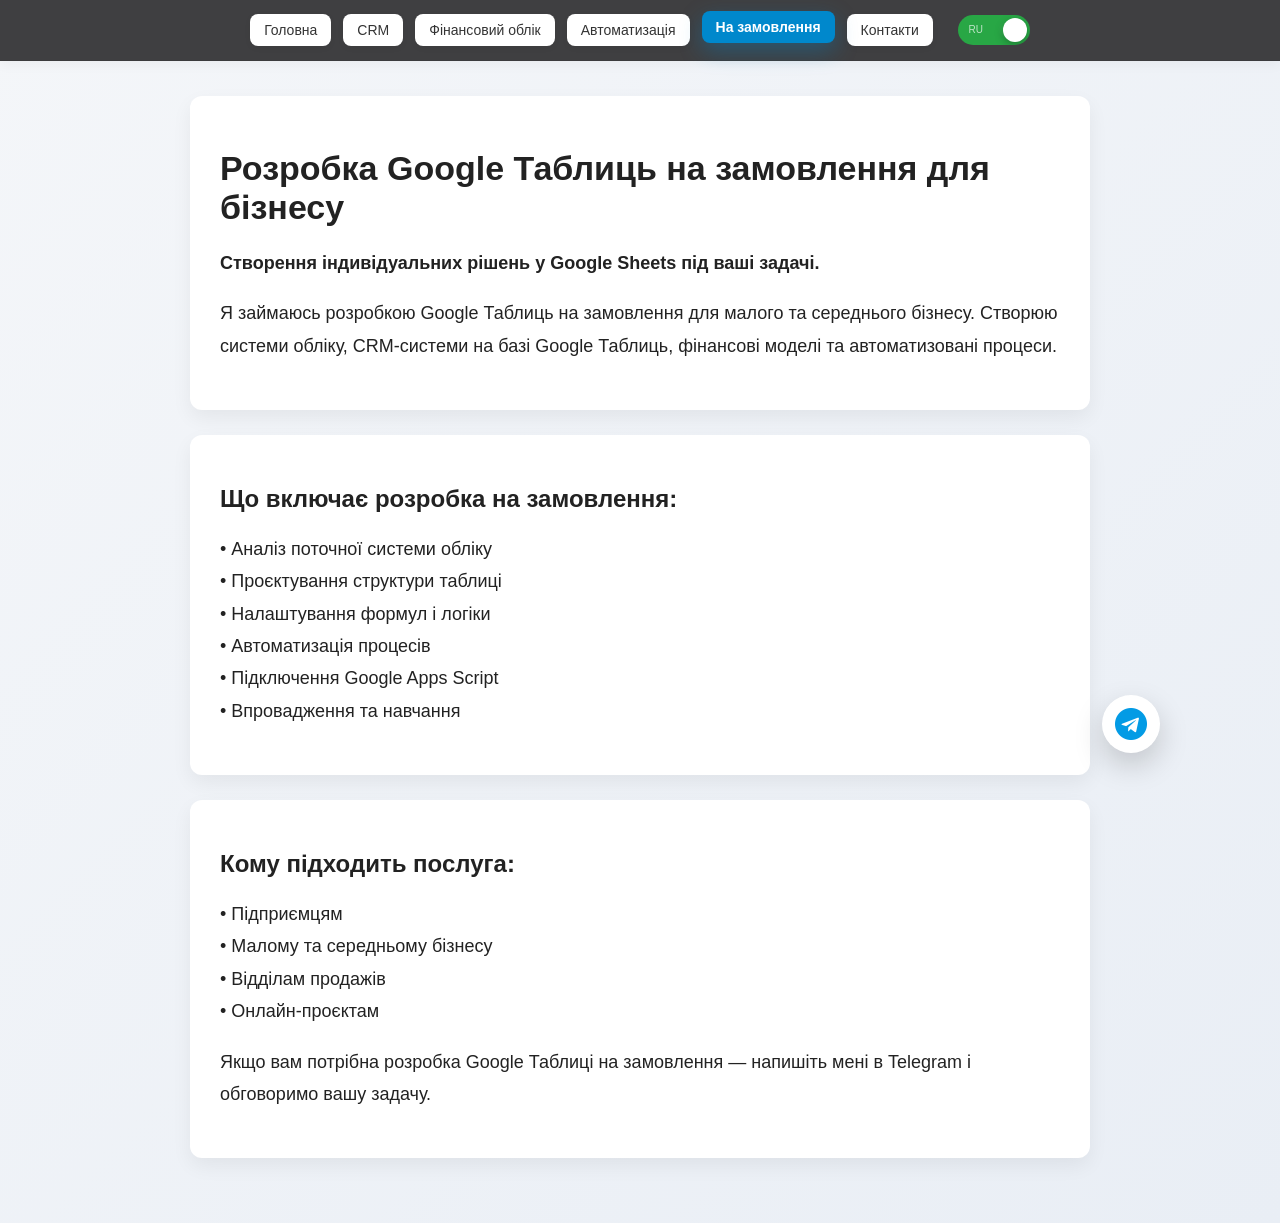
<file: ua/custom-development.html>
<!DOCTYPE html>
<html lang="uk">

<head>
	<meta charset="UTF-8">
	<meta name="viewport" content="width=device-width, initial-scale=1.0">

	<title>Розробка Google Таблиць на замовлення | Україна</title>

	<meta name="description"
		content="Розробка Google Таблиць на замовлення для бізнесу в Україні. Створення CRM, фінансового обліку та автоматизованих систем у Google Sheets.">
	<meta name="geo.region" content="UA">

	<link rel="canonical" href="https://google-sheets-business.pages.dev/ua/custom-development">

	<link rel="alternate" hreflang="ru" href="https://google-sheets-business.pages.dev/custom-development" />
	<link rel="alternate" hreflang="uk" href="https://google-sheets-business.pages.dev/ua/custom-development" />
	<link rel="alternate" hreflang="x-default" href="https://google-sheets-business.pages.dev/custom-development" />

	<link rel="icon" type="image/png" sizes="32x32" href="/favicon.png">
	<link rel="icon" type="image/png" sizes="16x16" href="/favicon.png">
	<link rel="apple-touch-icon" href="/favicon.png">

	<link rel="stylesheet" href="/style.css">

</head>

<body>
	<!-- ===== НАВИГАЦИЯ ===== -->
	<nav class="navbar">

		<div class="navbar-inner">

			<div class="nav-links">
				<a href="/ua/">Головна</a>
				<a href="/ua/crm">CRM</a>
				<a href="/ua/finance">Фінансовий облік</a>
				<a href="/ua/automation">Автоматизація</a>
				<a href="/ua/custom-development">На замовлення</a>
				<a href="/ua/contacts">Контакти</a>
			</div>

			<div class="lang-toggle ua-active">
				<a href="/custom-development" class="toggle-option lang-ru">RU</a>
				<a href="/ua/custom-development" class="toggle-option lang-ua">UA</a>
				<div class="toggle-slider"></div>
			</div>

		</div>

	</nav>


	<div class="container">

		<div class="section">

			<h1>Розробка Google Таблиць на замовлення для бізнесу</h1>

			<p><strong>Створення індивідуальних рішень у Google Sheets під ваші задачі.</strong></p>

			<p>
				Я займаюсь розробкою Google Таблиць на замовлення для малого та середнього бізнесу.
				Створюю системи обліку, CRM-системи на базі Google Таблиць, фінансові моделі
				та автоматизовані процеси.
			</p>

		</div>


		<div class="section">

			<h2>Що включає розробка на замовлення:</h2>

			<p>
				• Аналіз поточної системи обліку<br>
				• Проєктування структури таблиці<br>
				• Налаштування формул і логіки<br>
				• Автоматизація процесів<br>
				• Підключення Google Apps Script<br>
				• Впровадження та навчання
			</p>

		</div>


		<div class="section">

			<h2>Кому підходить послуга:</h2>

			<p>
				• Підприємцям<br>
				• Малому та середньому бізнесу<br>
				• Відділам продажів<br>
				• Онлайн-проєктам
			</p>

			<p>
				Якщо вам потрібна розробка Google Таблиці на замовлення —
				напишіть мені в Telegram і обговоримо вашу задачу.
			</p>

		</div>

	</div>


	<a href="https://t.me/SheetStudioUA" target="_blank" class="telegram-float">
		<img src="/telegram.png" alt="Telegram">
	</a>

	<script src="/main.js"></script>

</body>

</html>
</file>
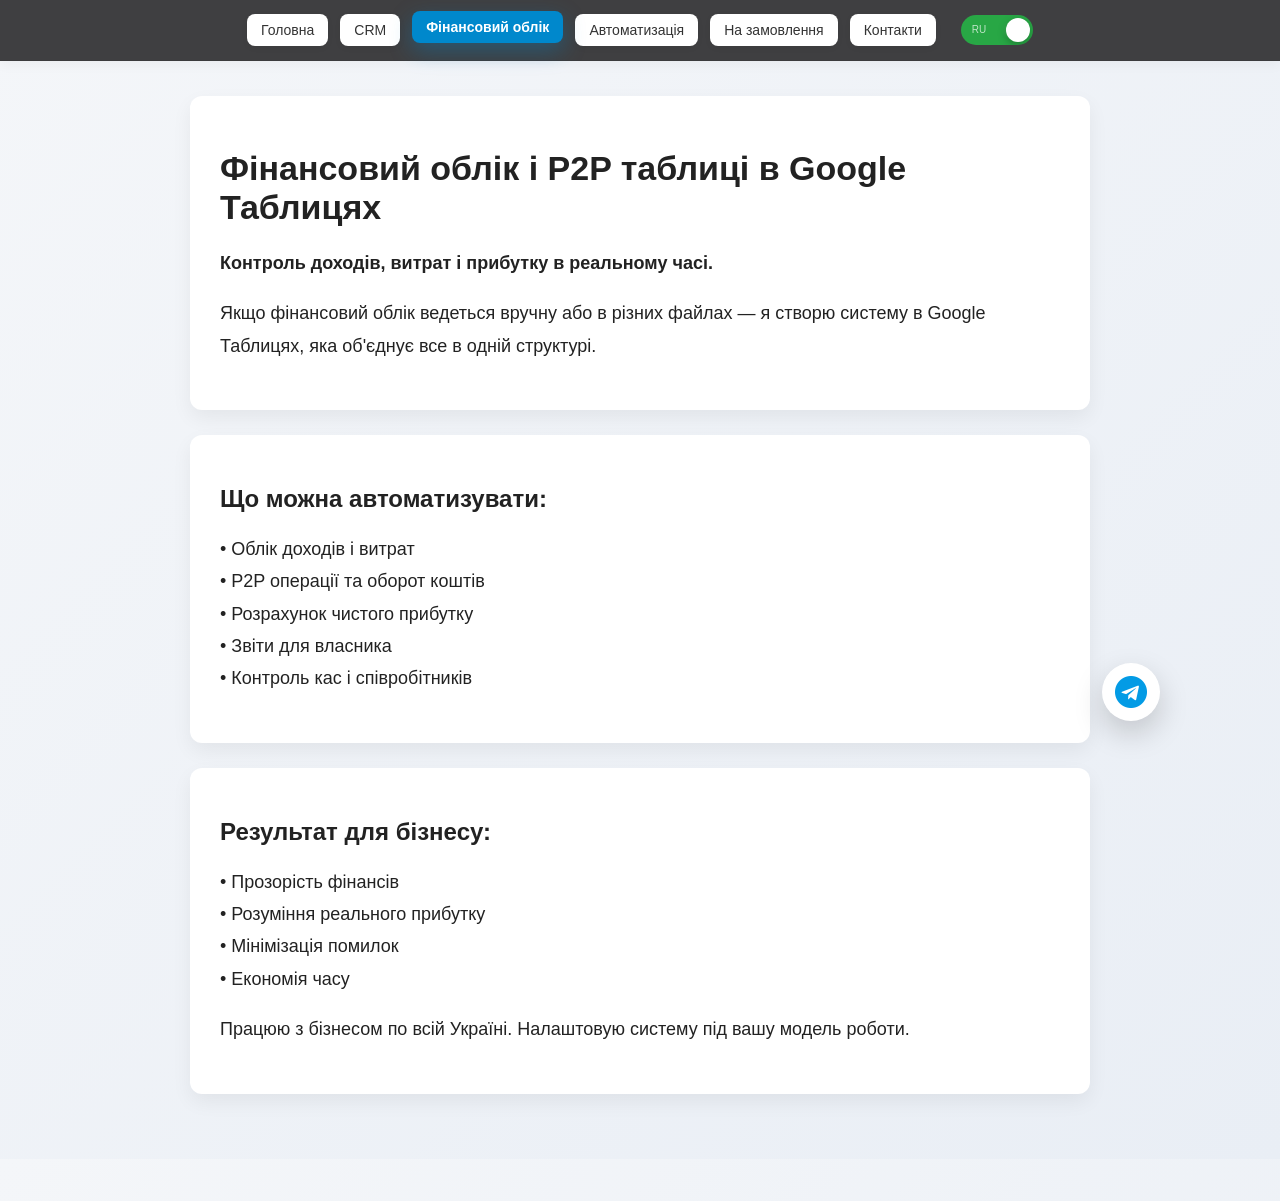
<file: ua/finance.html>
<!DOCTYPE html>
<html lang="uk">

<head>
	<meta charset="UTF-8">
	<meta name="viewport" content="width=device-width, initial-scale=1.0">

	<title>Фінансовий облік і P2P таблиці в Google Таблицях | Україна</title>

	<meta name="description"
		content="Фінансовий облік і P2P таблиці в Google Таблицях для бізнесу в Україні. Контроль доходів, витрат і прибутку в реальному часі.">
	<meta name="geo.region" content="UA">

	<link rel="canonical" href="https://google-sheets-business.pages.dev/ua/finance">

	<link rel="alternate" hreflang="ru" href="https://google-sheets-business.pages.dev/finance" />
	<link rel="alternate" hreflang="uk" href="https://google-sheets-business.pages.dev/ua/finance" />
	<link rel="alternate" hreflang="x-default" href="https://google-sheets-business.pages.dev/finance" />

	<link rel="icon" type="image/png" sizes="32x32" href="/favicon.png">
	<link rel="icon" type="image/png" sizes="16x16" href="/favicon.png">
	<link rel="apple-touch-icon" href="/favicon.png">

	<link rel="stylesheet" href="/style.css">

</head>

<body>

	<nav class="navbar">

		<div class="navbar-inner">

			<div class="nav-links">
				<a href="/ua/">Головна</a>
				<a href="/ua/crm">CRM</a>
				<a href="/ua/finance">Фінансовий облік</a>
				<a href="/ua/automation">Автоматизація</a>
				<a href="/ua/custom-development">На замовлення</a>
				<a href="/ua/contacts">Контакти</a>
			</div>

			<div class="lang-toggle ua-active">
				<a href="/finance" class="toggle-option lang-ru">RU</a>
				<a href="/ua/finance" class="toggle-option lang-ua">UA</a>
				<div class="toggle-slider"></div>
			</div>

		</div>

	</nav>


	<div class="container">

		<div class="section">

			<h1>Фінансовий облік і P2P таблиці в Google Таблицях</h1>

			<p><strong>Контроль доходів, витрат і прибутку в реальному часі.</strong></p>

			<p>
				Якщо фінансовий облік ведеться вручну або в різних файлах —
				я створю систему в Google Таблицях, яка об'єднує все в одній структурі.
			</p>

		</div>


		<div class="section">

			<h2>Що можна автоматизувати:</h2>

			<p>
				• Облік доходів і витрат<br>
				• P2P операції та оборот коштів<br>
				• Розрахунок чистого прибутку<br>
				• Звіти для власника<br>
				• Контроль кас і співробітників
			</p>

		</div>


		<div class="section">

			<h2>Результат для бізнесу:</h2>

			<p>
				• Прозорість фінансів<br>
				• Розуміння реального прибутку<br>
				• Мінімізація помилок<br>
				• Економія часу
			</p>

			<p>
				Працюю з бізнесом по всій Україні.
				Налаштовую систему під вашу модель роботи.
			</p>

		</div>

	</div>


	<a href="https://t.me/SheetStudioUA" target="_blank" class="telegram-float">
		<img src="/telegram.png" alt="Telegram">
	</a>

	<script src="/main.js"></script>

</body>

</html>
</file>
<file: style.css>
/* ===== БАЗА ===== */

html {
	scroll-behavior: smooth;
}

body {
	margin: 0;
	font-family: 'Segoe UI', Arial, sans-serif;
	background: linear-gradient(135deg, #f4f6f9, #e9eef5);
	color: #222;
	-webkit-font-smoothing: antialiased;
}

* {
	-webkit-overflow-scrolling: touch;
}

.container {
	max-width: 900px;
	margin: auto;
	padding: 40px 20px;
	padding-top: 35px;
}

/* ===== НАВИГАЦИЯ ===== */
/* ===== FULL WIDTH TOP PANEL ===== */

.navbar {
	position: sticky;
	top: 0;
	z-index: 1000;

	width: 100%;
	background: #3f3f41;
	border-bottom: 1px solid rgba(0, 0, 0, 0.06);
	box-shadow: 0 4px 12px rgba(0, 0, 0, 0.04);
}

.navbar-inner {
	max-width: 900px;
	margin: 0 auto;
	padding: 14px 20px;

	display: flex;
	align-items: center;
	justify-content: center;
	flex-wrap: wrap;
	gap: 15px;
}

/* ===== NAV LINKS ===== */

.nav-links {
	display: flex;
	gap: 12px;
	flex-wrap: wrap;
	justify-content: center;
}

.nav-links a {
	text-decoration: none;
	padding: 8px 14px;
	background: white;
	border-radius: 8px;
	color: #333;
	font-weight: 500;
	font-size: 14px;
	transition: all 0.25s ease;
	box-shadow: 0 2px 6px rgba(0, 0, 0, 0.05);
}

.nav-links a:hover {
	background: #3a9dcf;
	color: white;
	transform: translateY(-2px);
}

.nav-links a.active {
	background: #0088cc;
	color: white;
	transform: translateY(-3px);
	box-shadow: 0 8px 22px rgba(0, 136, 204, 0.35);
	font-weight: 600;
}


/* ===== LANGUAGE TOGGLE ===== */

.lang-toggle {
	margin-left: 10px;

	position: relative;
	width: 72px;
	height: 30px;
	border-radius: 30px;

	display: flex;
	align-items: center;

	font-size: 11px;
	font-weight: 600;

	overflow: hidden;
}

.toggle-option {
	flex: 1;
	text-align: center;
	text-decoration: none;
	z-index: 2;
	color: white;
	line-height: 30px;

	transition:
		transform 0.35s cubic-bezier(0.22, 1, 0.36, 1),
		font-size 0.35s cubic-bezier(0.22, 1, 0.36, 1),
		opacity 0.25s ease,
		text-shadow 0.35s ease,
		font-weight 0.3s ease;
}

.toggle-slider {
	position: absolute;
	top: 3px;
	left: 3px;
	width: 24px;
	height: 24px;
	border-radius: 50%;
	background: white;
	box-shadow: 0 3px 8px rgba(0, 0, 0, 0.25);

	transition: transform 0.38s cubic-bezier(0.22, 1, 0.36, 1);
}


/* ===== RU ACTIVE ===== */

.lang-toggle.ru-active {
	background: #ff6363;
}

.lang-toggle.ru-active .toggle-slider {
	transform: translateX(0);
}

.lang-toggle.ru-active .lang-ru {
	transform: scale(1.05);
	text-shadow: 0 0 6px rgba(255, 255, 255, 0.4);
}

.lang-toggle.ru-active .lang-ua {
	font-weight: 600;
	font-size: 11px;
	opacity: 1;
}


/* ===== UA ACTIVE ===== */

.lang-toggle.ua-active {
	background: #28a745;
}

.lang-toggle.ua-active .toggle-slider {
	transform: translateX(42px);
}

.lang-toggle.ua-active .lang-ua {
	transform: scale(1.05);
	text-shadow: 0 0 6px rgba(255, 255, 255, 0.4);
}

.lang-toggle.ua-active .lang-ru {
	font-weight: 200;
	font-size: 10px;
	opacity: 0.7;
}


/* ===== MOBILE FIX ===== */

@media (max-width: 768px) {

	.navbar-inner {
		flex-direction: column;
	}

	.nav-links {
		justify-content: center;
	}

	.lang-toggle {
		margin-top: 6px;
		margin-left: 0;
	}

}

/* ===== PRESS EFFECT (без конфликтов transform) ===== */

.lang-toggle:active.ru-active .toggle-slider {
	transform: translateX(0) scale(0.95);
}

.lang-toggle:active.ua-active .toggle-slider {
	transform: translateX(42px) scale(0.95);
}

/* ===== MINI TEXT LINKS ===== */

.text-link {
	display: inline-block;
	padding: 4px 10px;
	margin: 3px 6px 3px 0;
	border-radius: 8px;
	background: rgba(0, 136, 204, 0.08);
	color: #0088cc;
	text-decoration: none;
	font-size: 15px;
	transition: all 0.25s ease;
}

.text-link:hover {
	background: rgba(0, 136, 204, 0.18);
	transform: translateY(-1px);
}

.section p {
	line-height: 1.8;
}

/* ===== СЕКЦИИ ===== */

.section {
	background: white;
	padding: 30px;
	margin-bottom: 25px;
	border-radius: 12px;
	box-shadow: 0 8px 20px rgba(0, 0, 0, 0.06);
	opacity: 0;
	transform: translateY(30px);
	transition: all 0.6s ease;
}

.section.visible {
	opacity: 1;
	transform: translateY(0);
}

.section:hover {
	transform: translateY(-4px);
	box-shadow: 0 12px 28px rgba(0, 0, 0, 0.08);
}

h1 {
	font-size: 34px;
	margin-bottom: 20px;
}

h2 {
	margin-top: 20px;
}

p {
	font-size: 18px;
	line-height: 1.6;
}

ul {
	text-align: left;
	padding-left: 20px;
}

/* ===== TELEGRAM FLOAT SMART POSITION ===== */

.telegram-float {

	position: absolute;

	width: 58px;
	height: 58px;

	border-radius: 50%;
	background: white;

	display: flex;
	align-items: center;
	justify-content: center;

	box-shadow: 0 12px 30px rgba(0, 0, 0, 0.18);
	z-index: 1000;

	animation: pulse 2.7s infinite;
	transition: transform 0.25s ease, top 0.2s ease;

	right: calc((100vw - 900px) / 2 - 70px);
}

@media (max-width:1100px) {

	.telegram-float {
		right: 15px;
	}

}

.telegram-float img {
	width: 32px;
	height: 32px;
}

/* Hover эффект */
.telegram-float:hover {
	transform: scale(1.12);
}

/* Адаптация */
@media (max-width: 1100px) {
	.telegram-float {
		right: 15px;
	}
}

/* Пульсация */
@keyframes pulse {
	0% {
		transform: scale(1);
		box-shadow: 0 0 0 0 rgba(0, 136, 204, 0.5);
	}

	30% {
		transform: scale(1.12);
		box-shadow: 0 0 0 15px rgba(0, 136, 204, 0);
	}

	60% {
		transform: scale(1);
		box-shadow: 0 0 0 0 rgba(0, 136, 204, 0);
	}

	100% {
		transform: scale(1);
		box-shadow: 0 0 0 0 rgba(0, 136, 204, 0);
	}
}

/* ===== КОНТАКТЫ ===== */

.contacts-wrapper {
	padding: 80px 20px;
}

.contacts-row {
	display: flex;
	justify-content: center;
	align-items: center;
	gap: 60px;
	flex-wrap: wrap;
}

.contact-link {
	display: flex;
	align-items: center;
	gap: 15px;
	text-decoration: none;
	color: #222;
	font-size: 22px;
	transition: transform 0.25s ease, opacity 0.25s ease;
}

.contact-link img {
	width: 52px;
	height: 52px;
}

.contact-link:hover {
	transform: translateY(-6px) scale(1.1);
	opacity: 0.85;
}

.phone-number {
	font-weight: 600;
	white-space: nowrap;
}


/* ===== CONTACTS MOBILE LAYOUT ===== */

@media (max-width: 600px) {

	.contacts-row {

		display: grid;
		grid-template-columns: auto auto;
		grid-template-areas:
			"phone phone"
			"tg viber";

		justify-content: center;
		justify-items: center;
		gap: 20px 30px;
		/* вертикаль горизонталь */
	}

	/* телефон сверху */

	.contacts-row a[href^="tel"] {
		grid-area: phone;
	}

	/* telegram */

	.contacts-row a[href*="telegram"] {
		grid-area: tg;
	}

	/* viber */

	.contacts-row a[href*="viber"] {
		grid-area: viber;
	}

	/* немного уменьшаем иконки */

	.contact-link img {
		width: 46px;
		height: 46px;
	}

	.phone-number {
		font-size: 20px;
	}

}

/* ===== АДАПТИВ ===== */

@media (max-width: 768px) {

	.navbar {
		flex-direction: column;
		align-items: center;
	}

	.nav-links {
		justify-content: center;
	}

	.nav-links a {
		padding: 8px 14px;
		font-size: 14px;
	}

	.section {
		padding: 20px;
	}

	h1 {
		font-size: 26px;
	}
}

/* ===== LANGUAGE MODAL ===== */

.lang-modal {
	position: fixed;
	inset: 0;
	background: rgba(0, 0, 0, 0.45);
	display: flex;
	align-items: center;
	justify-content: center;
	z-index: 9999;
	opacity: 0;
	pointer-events: none;
	transition: opacity 0.3s ease;
}

.lang-modal.active {
	opacity: 1;
	pointer-events: all;
}

.lang-modal-content {
	background: white;
	padding: 24px;
	border-radius: 16px;
	width: 90%;
	max-width: 380px;
	text-align: center;
	box-shadow: 0 20px 50px rgba(0, 0, 0, 0.2);
	animation: modalFade 0.35s cubic-bezier(0.22, 1, 0.36, 1);
}

.lang-modal-content h3 {
	margin-bottom: 20px;
	font-size: 18px;
}

.lang-modal-buttons {
	display: flex;
	gap: 15px;
	justify-content: center;
}


.lang-modal-buttons button {
	padding: 10px 20px;
	border: none;
	border-radius: 8px;
	cursor: pointer;
	font-weight: 600;
	transition: all 0.25s ease;
}

@media (max-width: 400px) {
	.lang-modal-content {
		padding: 20px;
		border-radius: 14px;
	}

	.lang-modal-content h3 {
		font-size: 16px;
	}

	.lang-modal-buttons button {
		padding: 8px 16px;
		font-size: 14px;
	}
}

#lang-yes {
	background: #28a745;
	color: white;
}

#lang-yes:hover {
	background: #218838;
}

#lang-no {
	background: #ccc;
}

#lang-no:hover {
	background: #b3b3b3;
}

@keyframes modalFade {
	from {
		transform: translateY(20px);
		opacity: 0;
	}

	to {
		transform: translateY(0);
		opacity: 1;
	}
}

/* ===== SCROLL HINT ===== */

.scroll-hint {

	position: absolute;
	left: 50%;
	transform: translateX(-50%);

	display: flex;
	justify-content: center;
	align-items: center;

	width: 40px;
	height: 40px;

	pointer-events: none;
	transition: opacity 0.3s ease;

}

.scroll-arrow {

	width: 28px;
	height: 28px;

	border-left: 3px solid #004724;
	border-bottom: 3px solid #004724;

	transform: rotate(-45deg);

	animation: scrollArrow 1.6s infinite;

}

@keyframes scrollArrow {

	0% {
		transform: rotate(-45deg) translate(0, 0);
		opacity: 0;
	}

	50% {
		transform: rotate(-45deg) translate(-6px, 6px);
		opacity: 1;
	}

	100% {
		transform: rotate(-45deg) translate(-12px, 12px);
		opacity: 0;
	}

}
</file>
